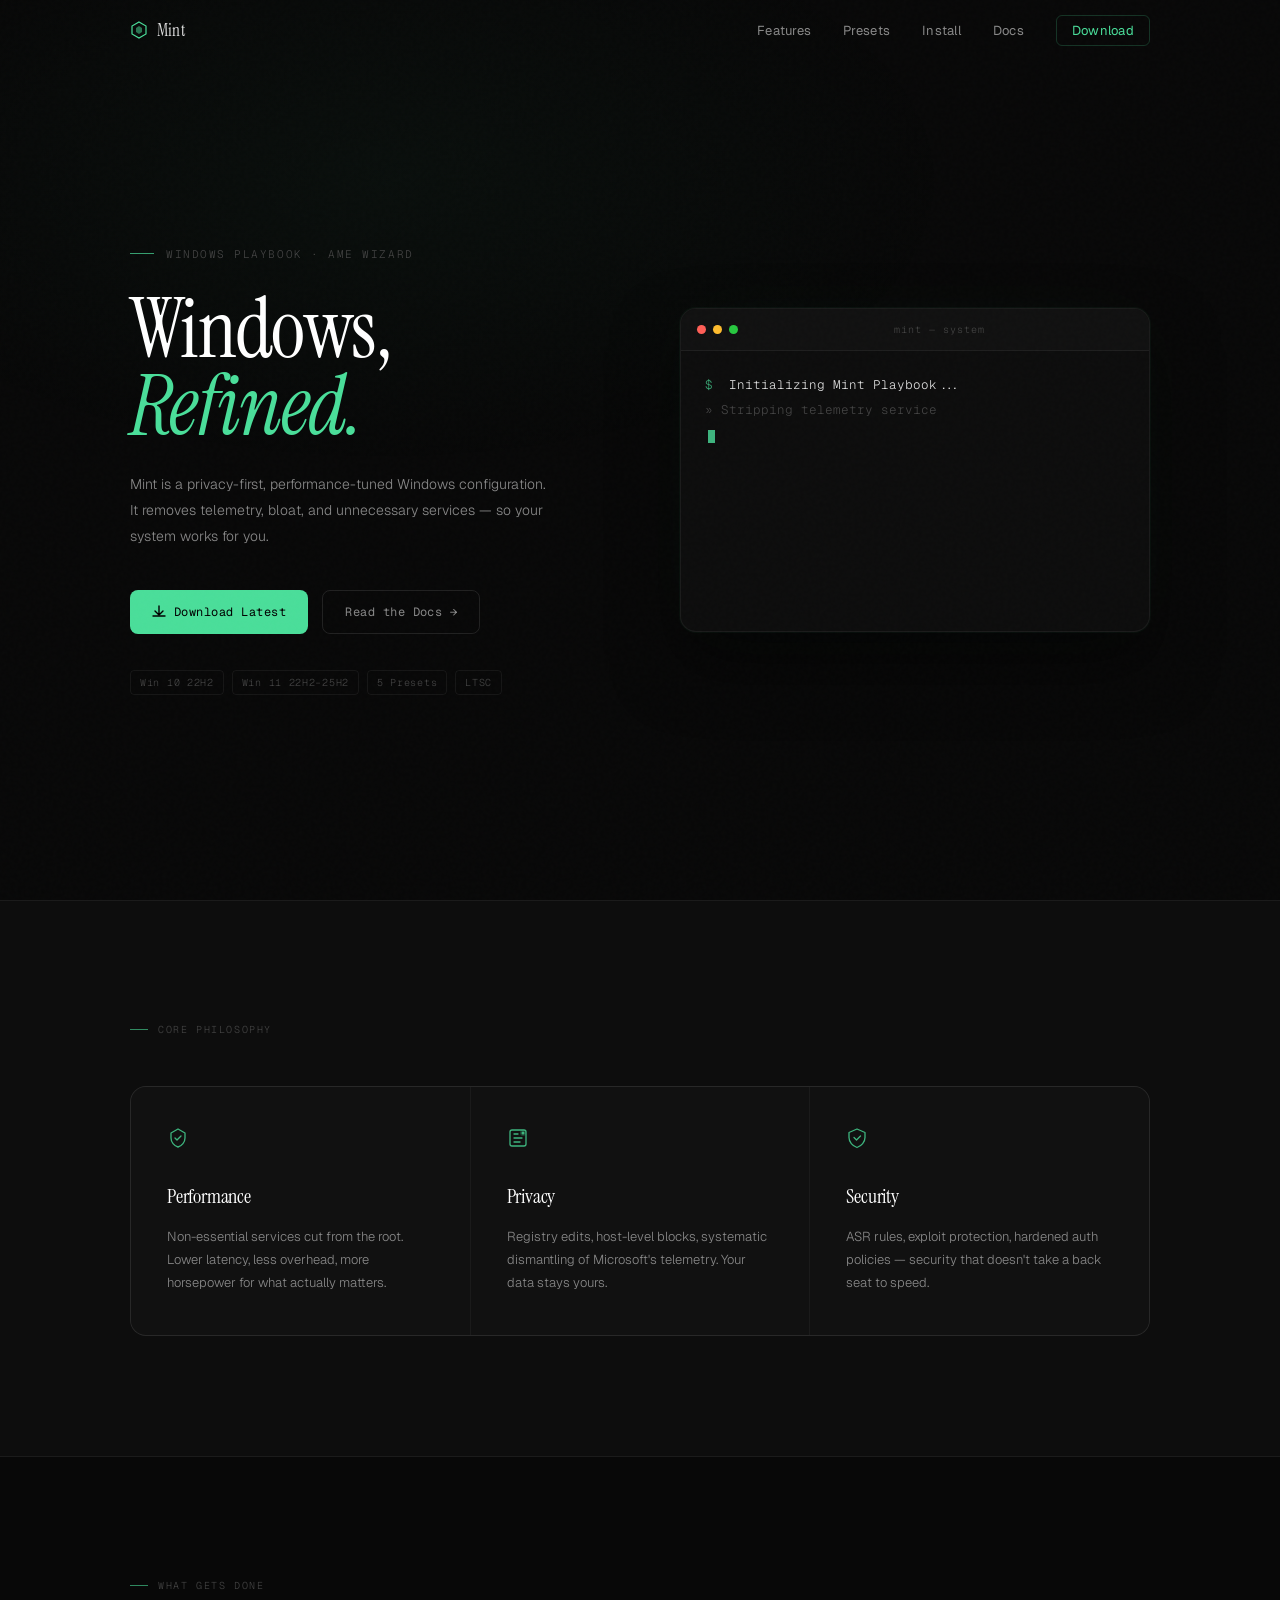
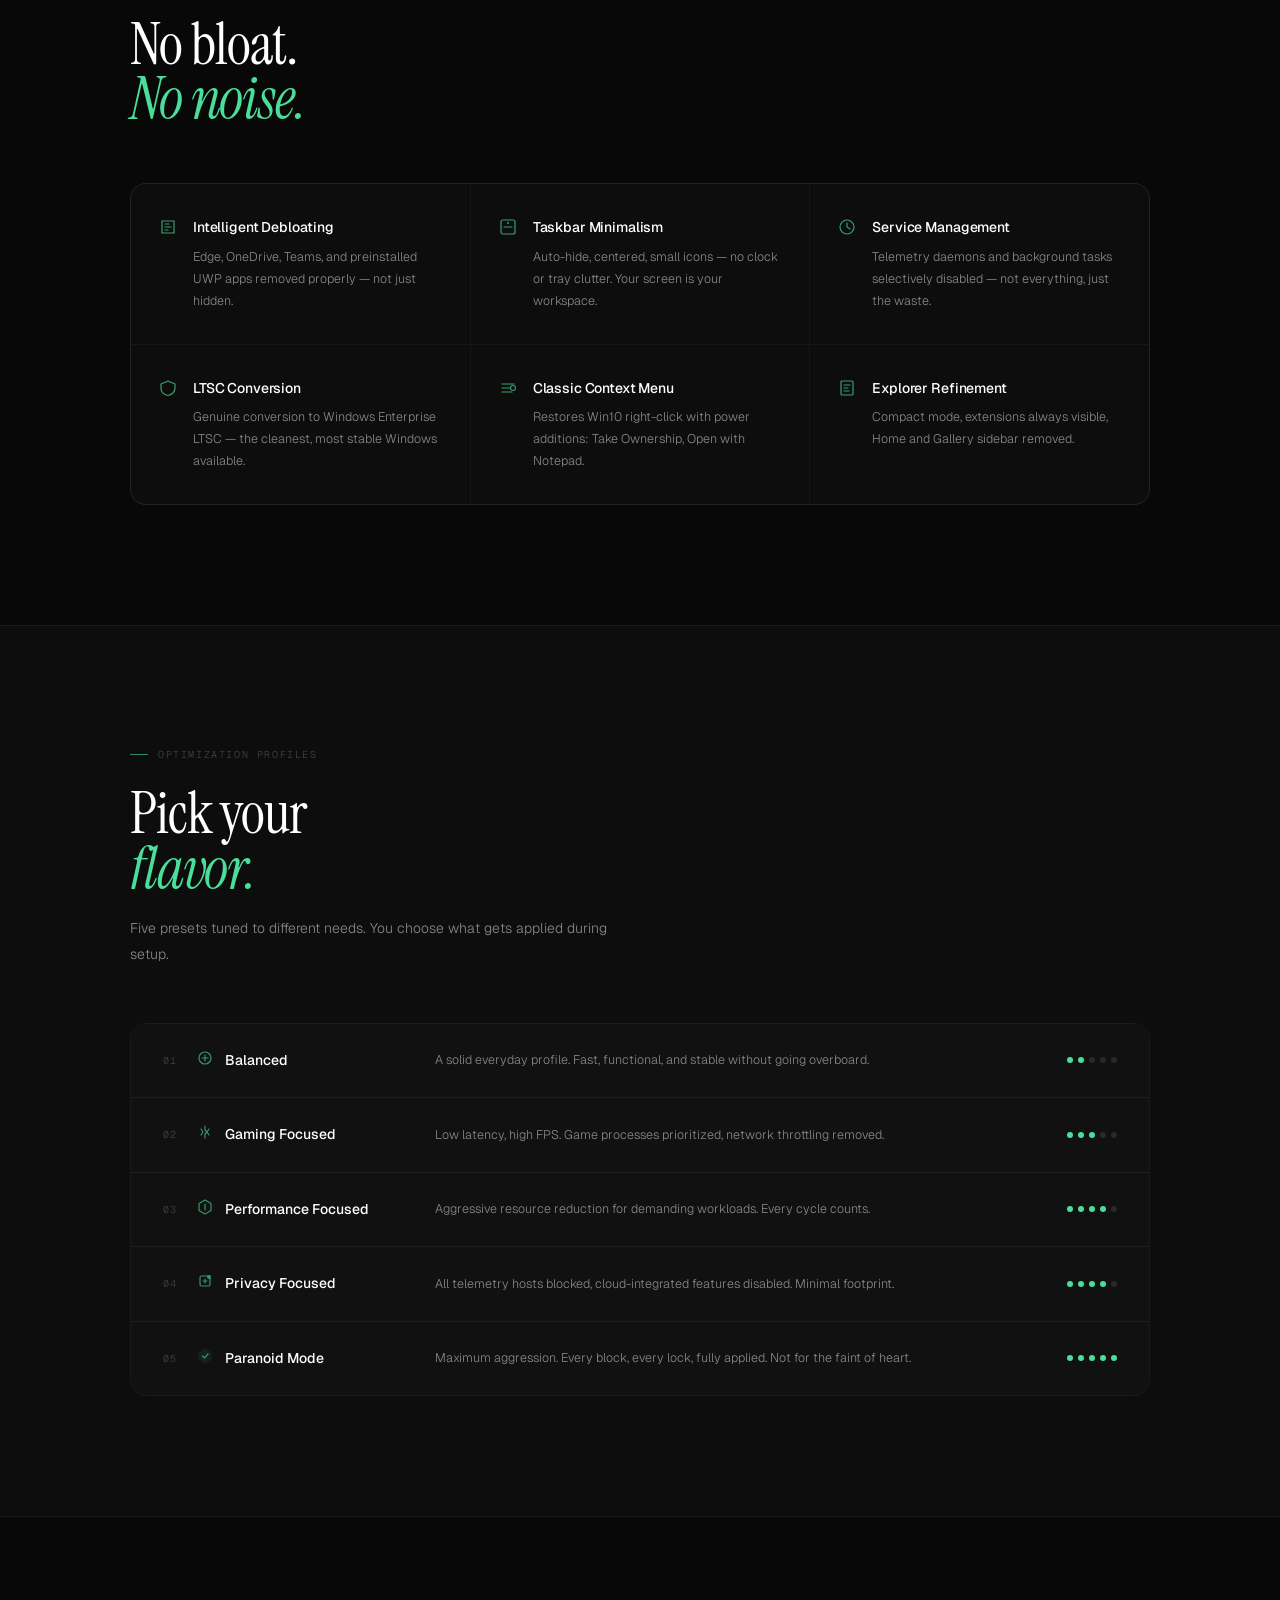
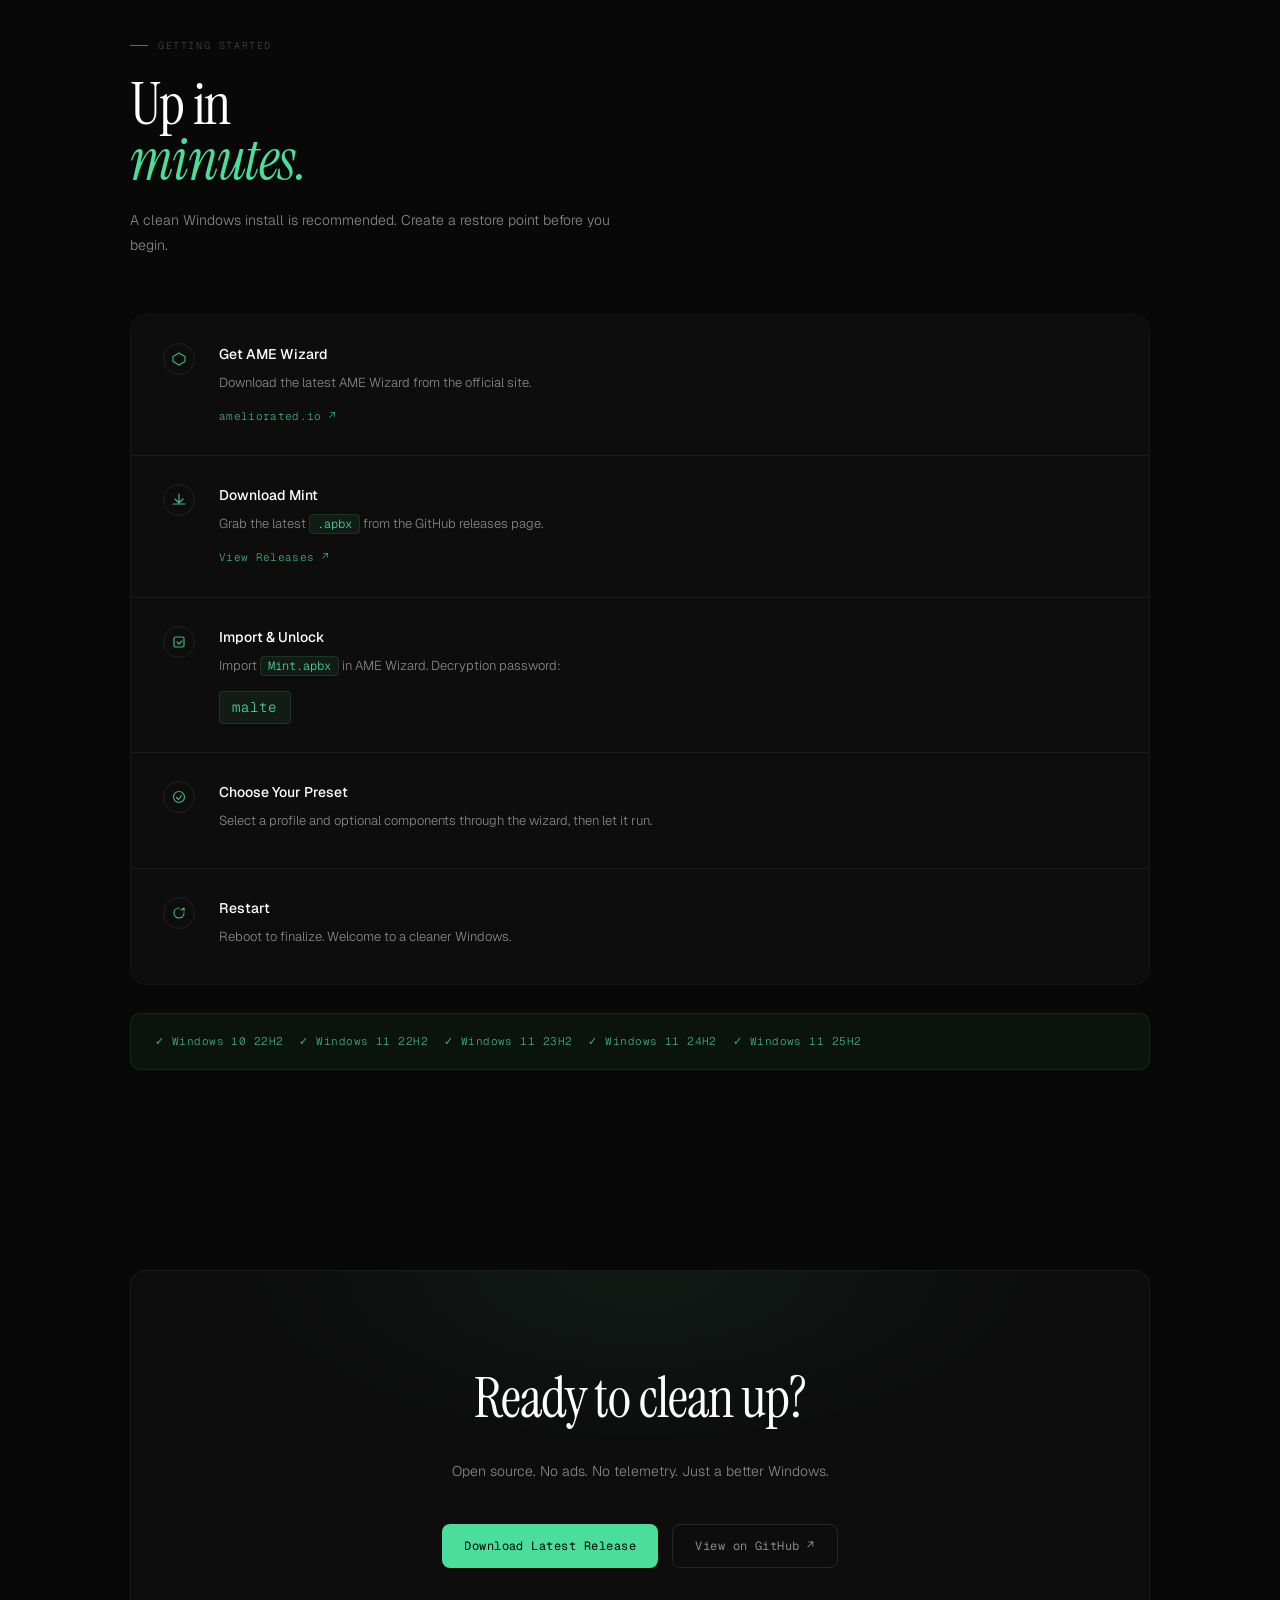
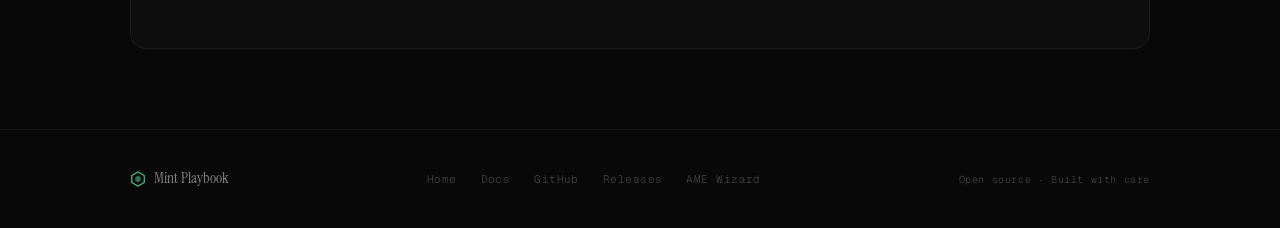
<file: index.html>
<!DOCTYPE html>
<html lang="en">
<head>
  <meta charset="UTF-8" />
  <meta name="viewport" content="width=device-width, initial-scale=1.0" />
  <title>Mint Playbook — Windows, Refined.</title>
  <link rel="stylesheet" href="style.css" />
  <link rel="preconnect" href="https://fonts.googleapis.com" />
  <link rel="preconnect" href="https://fonts.gstatic.com" crossorigin />
  <link href="https://fonts.googleapis.com/css2?family=Instrument+Serif:ital@0;1&family=Geist+Mono:wght@300;400;500&family=Geist:wght@300;400;500&display=swap" rel="stylesheet" />
</head>
<body>

  <div class="noise"></div>

  <!-- ── NAV ── -->
  <nav id="nav">
    <div class="nav-inner">
      <a href="#" class="nav-logo">
        <svg class="logo-icon" width="18" height="18" viewBox="0 0 18 18" fill="none" xmlns="http://www.w3.org/2000/svg">
          <path d="M9 1L16 5V13L9 17L2 13V5L9 1Z" stroke="currentColor" stroke-width="1.2" fill="none"/>
          <path d="M9 5L12 7V11L9 13L6 11V7L9 5Z" fill="currentColor" opacity="0.5"/>
        </svg>
        <span>Mint</span>
      </a>
      <ul class="nav-links">
        <li><a href="#features">Features</a></li>
        <li><a href="#presets">Presets</a></li>
        <li><a href="#install">Install</a></li>
        <li><a href="docs.html">Docs</a></li>
        <li><a href="https://github.com/Mint-D8/Mint-Playbook/releases" target="_blank" class="nav-cta">Download</a></li>
      </ul>
      <button class="burger" id="burger" aria-label="Toggle menu">
        <span></span><span></span><span></span>
      </button>
    </div>
    <div class="mobile-menu" id="mobile-menu">
      <a href="#features">Features</a>
      <a href="#presets">Presets</a>
      <a href="#install">Install</a>
      <a href="docs.html">Docs</a>
      <a href="https://github.com/Mint-D8/Mint-Playbook/releases" target="_blank">Download</a>
    </div>
  </nav>

  <!-- ── HERO ── -->
  <header class="hero">
    <div class="hero-ambient"></div>
    <div class="hero-content">
      <p class="hero-eyebrow fade-up" data-delay="0">
        <span class="eyebrow-line"></span>
        Windows Playbook · AME Wizard
      </p>
      <h1 class="hero-title fade-up" data-delay="100">
        Windows,<br /><em>Refined.</em>
      </h1>
      <p class="hero-sub fade-up" data-delay="200">
        Mint is a privacy-first, performance-tuned Windows configuration. It removes telemetry, bloat, and unnecessary services — so your system works for you.
      </p>
      <div class="hero-actions fade-up" data-delay="300">
        <a href="https://github.com/Mint-D8/Mint-Playbook/releases" target="_blank" class="btn btn-primary">
          <svg width="14" height="14" viewBox="0 0 14 14" fill="none"><path d="M7 1v8M3 6l4 4 4-4" stroke="currentColor" stroke-width="1.4" stroke-linecap="round" stroke-linejoin="round"/><path d="M1 11h12" stroke="currentColor" stroke-width="1.4" stroke-linecap="round"/></svg>
          Download Latest
        </a>
        <a href="docs.html" class="btn btn-ghost">Read the Docs →</a>
      </div>
      <div class="hero-meta fade-up" data-delay="400">
        <span class="badge">Win 10 22H2</span>
        <span class="badge">Win 11 22H2–25H2</span>
        <span class="badge">5 Presets</span>
        <span class="badge">LTSC</span>
      </div>
    </div>
    <div class="hero-visual fade-up" data-delay="200">
      <div class="terminal">
        <div class="terminal-bar">
          <span class="dot red"></span>
          <span class="dot yellow"></span>
          <span class="dot green"></span>
          <span class="terminal-title">mint — system</span>
        </div>
        <div class="terminal-body" id="terminal-body">
          <p><span class="t-prompt">$</span> <span class="t-cmd">Initializing Mint Playbook...</span></p>
        </div>
      </div>
    </div>
  </header>

  <!-- ── PILLARS ── -->
  <section class="pillars">
    <div class="container">
      <div class="section-label">Core Philosophy</div>
      <div class="pillars-grid">

        <div class="pillar-card scroll-reveal">
          <div class="pillar-icon">
            <svg width="22" height="22" viewBox="0 0 22 22" fill="none" xmlns="http://www.w3.org/2000/svg">
              <path d="M11 2L4 6V11C4 15.1 7.1 18.9 11 20C14.9 18.9 18 15.1 18 11V6L11 2Z" stroke="currentColor" stroke-width="1.3" stroke-linejoin="round"/>
              <path d="M8 11L10 13L14 9" stroke="currentColor" stroke-width="1.3" stroke-linecap="round" stroke-linejoin="round"/>
            </svg>
          </div>
          <h3>Performance</h3>
          <p>Non-essential services cut from the root. Lower latency, less overhead, more horsepower for what actually matters.</p>
        </div>

        <div class="pillar-card scroll-reveal" style="--delay:80ms">
          <div class="pillar-icon">
            <svg width="22" height="22" viewBox="0 0 22 22" fill="none" xmlns="http://www.w3.org/2000/svg">
              <rect x="3" y="3" width="16" height="16" rx="2" stroke="currentColor" stroke-width="1.3"/>
              <path d="M7 11H15M7 7H11M7 15H13" stroke="currentColor" stroke-width="1.3" stroke-linecap="round"/>
              <circle cx="16" cy="6" r="3" fill="var(--mint)" opacity="0.3"/>
              <circle cx="16" cy="6" r="1.5" fill="var(--mint)"/>
            </svg>
          </div>
          <h3>Privacy</h3>
          <p>Registry edits, host-level blocks, systematic dismantling of Microsoft's telemetry. Your data stays yours.</p>
        </div>

        <div class="pillar-card scroll-reveal" style="--delay:160ms">
          <div class="pillar-icon">
            <svg width="22" height="22" viewBox="0 0 22 22" fill="none" xmlns="http://www.w3.org/2000/svg">
              <path d="M11 2L3 5.5V10.5C3 15 6.5 19 11 20.5C15.5 19 19 15 19 10.5V5.5L11 2Z" stroke="currentColor" stroke-width="1.3" stroke-linejoin="round"/>
              <path d="M8 10.5L10.5 13L14.5 9" stroke="currentColor" stroke-width="1.3" stroke-linecap="round" stroke-linejoin="round"/>
            </svg>
          </div>
          <h3>Security</h3>
          <p>ASR rules, exploit protection, hardened auth policies — security that doesn't take a back seat to speed.</p>
        </div>

      </div>
    </div>
  </section>

  <!-- ── FEATURES ── -->
  <section class="features" id="features">
    <div class="container">
      <div class="section-label">What Gets Done</div>
      <h2 class="section-title scroll-reveal">No bloat.<br /><em>No noise.</em></h2>
      <div class="features-grid">

        <div class="feature-item scroll-reveal">
          <div class="feature-icon">
            <svg width="18" height="18" viewBox="0 0 18 18" fill="none"><path d="M3 3h12v12H3z" stroke="currentColor" stroke-width="1.2" rx="1"/><path d="M6 9h6M6 6h4M6 12h3" stroke="currentColor" stroke-width="1.2" stroke-linecap="round"/></svg>
          </div>
          <div class="feature-text">
            <h4>Intelligent Debloating</h4>
            <p>Edge, OneDrive, Teams, and preinstalled UWP apps removed properly — not just hidden.</p>
          </div>
        </div>

        <div class="feature-item scroll-reveal" style="--delay:60ms">
          <div class="feature-icon">
            <svg width="18" height="18" viewBox="0 0 18 18" fill="none"><rect x="2" y="2" width="14" height="14" rx="2" stroke="currentColor" stroke-width="1.2"/><path d="M5 9h8" stroke="currentColor" stroke-width="1.2" stroke-linecap="round"/><circle cx="9" cy="5" r="1" fill="currentColor"/></svg>
          </div>
          <div class="feature-text">
            <h4>Taskbar Minimalism</h4>
            <p>Auto-hide, centered, small icons — no clock or tray clutter. Your screen is your workspace.</p>
          </div>
        </div>

        <div class="feature-item scroll-reveal" style="--delay:120ms">
          <div class="feature-icon">
            <svg width="18" height="18" viewBox="0 0 18 18" fill="none"><circle cx="9" cy="9" r="7" stroke="currentColor" stroke-width="1.2"/><path d="M9 5v4l3 2" stroke="currentColor" stroke-width="1.2" stroke-linecap="round"/></svg>
          </div>
          <div class="feature-text">
            <h4>Service Management</h4>
            <p>Telemetry daemons and background tasks selectively disabled — not everything, just the waste.</p>
          </div>
        </div>

        <div class="feature-item scroll-reveal">
          <div class="feature-icon">
            <svg width="18" height="18" viewBox="0 0 18 18" fill="none"><path d="M9 2L16 5v4c0 4-3 6.5-7 7.5C4 15.5 2 13 2 9V5l7-3z" stroke="currentColor" stroke-width="1.2" stroke-linejoin="round"/></svg>
          </div>
          <div class="feature-text">
            <h4>LTSC Conversion</h4>
            <p>Genuine conversion to Windows Enterprise LTSC — the cleanest, most stable Windows available.</p>
          </div>
        </div>

        <div class="feature-item scroll-reveal" style="--delay:60ms">
          <div class="feature-icon">
            <svg width="18" height="18" viewBox="0 0 18 18" fill="none"><path d="M3 5h12M3 9h8M3 13h10" stroke="currentColor" stroke-width="1.2" stroke-linecap="round"/><circle cx="14" cy="9" r="2.5" stroke="currentColor" stroke-width="1.1"/></svg>
          </div>
          <div class="feature-text">
            <h4>Classic Context Menu</h4>
            <p>Restores Win10 right-click with power additions: Take Ownership, Open with Notepad.</p>
          </div>
        </div>

        <div class="feature-item scroll-reveal" style="--delay:120ms">
          <div class="feature-icon">
            <svg width="18" height="18" viewBox="0 0 18 18" fill="none"><path d="M4 2h10a1 1 0 011 1v12a1 1 0 01-1 1H4a1 1 0 01-1-1V3a1 1 0 011-1z" stroke="currentColor" stroke-width="1.2"/><path d="M6 6h6M6 9h4M6 12h5" stroke="currentColor" stroke-width="1.2" stroke-linecap="round"/></svg>
          </div>
          <div class="feature-text">
            <h4>Explorer Refinement</h4>
            <p>Compact mode, extensions always visible, Home and Gallery sidebar removed.</p>
          </div>
        </div>

      </div>
    </div>
  </section>

  <!-- ── PRESETS ── -->
  <section class="presets" id="presets">
    <div class="container">
      <div class="section-label">Optimization Profiles</div>
      <h2 class="section-title scroll-reveal">Pick your<br /><em>flavor.</em></h2>
      <p class="section-sub scroll-reveal">Five presets tuned to different needs. You choose what gets applied during setup.</p>
      <div class="presets-list">

        <div class="preset-row scroll-reveal">
          <div class="preset-left">
            <span class="preset-tag">01</span>
            <div class="preset-icon">
              <svg width="16" height="16" viewBox="0 0 16 16" fill="none"><circle cx="8" cy="8" r="6" stroke="currentColor" stroke-width="1.2"/><path d="M5 8h6M8 5v6" stroke="currentColor" stroke-width="1.2" stroke-linecap="round"/></svg>
            </div>
            <h3>Balanced</h3>
          </div>
          <p>A solid everyday profile. Fast, functional, and stable without going overboard.</p>
          <div class="preset-meter" data-level="2"></div>
        </div>

        <div class="preset-row scroll-reveal" style="--delay:50ms">
          <div class="preset-left">
            <span class="preset-tag">02</span>
            <div class="preset-icon">
              <svg width="16" height="16" viewBox="0 0 16 16" fill="none"><path d="M8 2v4l2 2-2 2v4" stroke="currentColor" stroke-width="1.2" stroke-linecap="round"/><path d="M4 5l2 3-2 3M12 5l-2 3 2 3" stroke="currentColor" stroke-width="1.2" stroke-linecap="round" stroke-linejoin="round"/></svg>
            </div>
            <h3>Gaming Focused</h3>
          </div>
          <p>Low latency, high FPS. Game processes prioritized, network throttling removed.</p>
          <div class="preset-meter" data-level="3"></div>
        </div>

        <div class="preset-row scroll-reveal" style="--delay:100ms">
          <div class="preset-left">
            <span class="preset-tag">03</span>
            <div class="preset-icon">
              <svg width="16" height="16" viewBox="0 0 16 16" fill="none"><path d="M8 1L14 4.5v7L8 15 2 11.5v-7L8 1Z" stroke="currentColor" stroke-width="1.2" stroke-linejoin="round"/><path d="M8 5v6" stroke="currentColor" stroke-width="1.2" stroke-linecap="round"/></svg>
            </div>
            <h3>Performance Focused</h3>
          </div>
          <p>Aggressive resource reduction for demanding workloads. Every cycle counts.</p>
          <div class="preset-meter" data-level="4"></div>
        </div>

        <div class="preset-row scroll-reveal" style="--delay:150ms">
          <div class="preset-left">
            <span class="preset-tag">04</span>
            <div class="preset-icon">
              <svg width="16" height="16" viewBox="0 0 16 16" fill="none"><rect x="3" y="3" width="10" height="10" rx="1.5" stroke="currentColor" stroke-width="1.2"/><path d="M6 8h4M8 6v4" stroke="currentColor" stroke-width="1.2" stroke-linecap="round"/><circle cx="12" cy="4" r="2" fill="var(--mint)"/></svg>
            </div>
            <h3>Privacy Focused</h3>
          </div>
          <p>All telemetry hosts blocked, cloud-integrated features disabled. Minimal footprint.</p>
          <div class="preset-meter" data-level="4"></div>
        </div>

        <div class="preset-row scroll-reveal" style="--delay:200ms">
          <div class="preset-left">
            <span class="preset-tag">05</span>
            <div class="preset-icon">
              <svg width="16" height="16" viewBox="0 0 16 16" fill="none"><path d="M8 1L14 4.5v7L8 15 2 11.5v-7L8 1Z" stroke="currentColor" stroke-width="1.2" stroke-linejoin="round" fill="var(--mint)" opacity="0.12"/><path d="M5.5 8l2 2L11 6" stroke="currentColor" stroke-width="1.2" stroke-linecap="round" stroke-linejoin="round"/></svg>
            </div>
            <h3>Paranoid Mode</h3>
          </div>
          <p>Maximum aggression. Every block, every lock, fully applied. Not for the faint of heart.</p>
          <div class="preset-meter" data-level="5"></div>
        </div>

      </div>
    </div>
  </section>

  <!-- ── INSTALL ── -->
  <section class="install" id="install">
    <div class="container">
      <div class="section-label">Getting Started</div>
      <h2 class="section-title scroll-reveal">Up in<br /><em>minutes.</em></h2>
      <p class="section-sub scroll-reveal">A clean Windows install is recommended. Create a restore point before you begin.</p>
      <div class="steps">

        <div class="step scroll-reveal">
          <div class="step-num">
            <svg width="14" height="14" viewBox="0 0 14 14" fill="none"><path d="M7 1L13 4.5V9.5L7 13 1 9.5V4.5L7 1Z" stroke="currentColor" stroke-width="1.1" stroke-linejoin="round"/></svg>
          </div>
          <div class="step-body">
            <h4>Get AME Wizard</h4>
            <p>Download the latest AME Wizard from the official site.</p>
            <a href="https://ameliorated.io" target="_blank" class="step-link">ameliorated.io ↗</a>
          </div>
        </div>

        <div class="step scroll-reveal" style="--delay:60ms">
          <div class="step-num">
            <svg width="14" height="14" viewBox="0 0 14 14" fill="none"><path d="M7 1v8M3 6l4 4 4-4" stroke="currentColor" stroke-width="1.2" stroke-linecap="round" stroke-linejoin="round"/><path d="M1 11h12" stroke="currentColor" stroke-width="1.2" stroke-linecap="round"/></svg>
          </div>
          <div class="step-body">
            <h4>Download Mint</h4>
            <p>Grab the latest <code>.apbx</code> from the GitHub releases page.</p>
            <a href="https://github.com/Mint-D8/Mint-Playbook/releases" target="_blank" class="step-link">View Releases ↗</a>
          </div>
        </div>

        <div class="step scroll-reveal" style="--delay:120ms">
          <div class="step-num">
            <svg width="14" height="14" viewBox="0 0 14 14" fill="none"><rect x="2" y="2" width="10" height="10" rx="1.5" stroke="currentColor" stroke-width="1.2"/><path d="M5 7l2 2 3-3" stroke="currentColor" stroke-width="1.2" stroke-linecap="round" stroke-linejoin="round"/></svg>
          </div>
          <div class="step-body">
            <h4>Import & Unlock</h4>
            <p>Import <code>Mint.apbx</code> in AME Wizard. Decryption password:</p>
            <code class="inline-code">malte</code>
          </div>
        </div>

        <div class="step scroll-reveal" style="--delay:180ms">
          <div class="step-num">
            <svg width="14" height="14" viewBox="0 0 14 14" fill="none"><circle cx="7" cy="7" r="5.5" stroke="currentColor" stroke-width="1.2"/><path d="M4.5 7.5L6.5 9.5L9.5 5.5" stroke="currentColor" stroke-width="1.2" stroke-linecap="round" stroke-linejoin="round"/></svg>
          </div>
          <div class="step-body">
            <h4>Choose Your Preset</h4>
            <p>Select a profile and optional components through the wizard, then let it run.</p>
          </div>
        </div>

        <div class="step scroll-reveal" style="--delay:240ms">
          <div class="step-num">
            <svg width="14" height="14" viewBox="0 0 14 14" fill="none"><path d="M7 2C4.2 2 2 4.2 2 7s2.2 5 5 5 5-2.2 5-5" stroke="currentColor" stroke-width="1.2" stroke-linecap="round"/><path d="M9 4l3-2v3" stroke="currentColor" stroke-width="1.2" stroke-linecap="round" stroke-linejoin="round"/></svg>
          </div>
          <div class="step-body">
            <h4>Restart</h4>
            <p>Reboot to finalize. Welcome to a cleaner Windows.</p>
          </div>
        </div>

      </div>
      <div class="compat-note scroll-reveal">
        <span>✓ Windows 10 22H2</span>
        <span>✓ Windows 11 22H2</span>
        <span>✓ Windows 11 23H2</span>
        <span>✓ Windows 11 24H2</span>
        <span>✓ Windows 11 25H2</span>
      </div>
    </div>
  </section>

  <!-- ── CTA ── -->
  <section class="cta-section">
    <div class="container">
      <div class="cta-box scroll-reveal">
        <h2>Ready to clean up?</h2>
        <p>Open source. No ads. No telemetry. Just a better Windows.</p>
        <div class="cta-actions">
          <a href="https://github.com/Mint-D8/Mint-Playbook/releases" target="_blank" class="btn btn-primary">Download Latest Release</a>
          <a href="https://github.com/Mint-D8/Mint-Playbook" target="_blank" class="btn btn-ghost">View on GitHub ↗</a>
        </div>
      </div>
    </div>
  </section>

  <!-- ── FOOTER ── -->
  <footer>
    <div class="container footer-inner">
      <div class="footer-logo">
        <svg class="logo-icon" width="16" height="16" viewBox="0 0 18 18" fill="none"><path d="M9 1L16 5V13L9 17L2 13V5L9 1Z" stroke="currentColor" stroke-width="1.2" fill="none"/><path d="M9 5L12 7V11L9 13L6 11V7L9 5Z" fill="currentColor" opacity="0.5"/></svg>
        <span>Mint Playbook</span>
      </div>
      <nav class="footer-links">
        <a href="https://mint-d8.github.io/Mint-Playbook/" target="_blank">Home</a>
        <a href="docs.html">Docs</a>
        <a href="https://github.com/Mint-D8/Mint-Playbook" target="_blank">GitHub</a>
        <a href="https://github.com/Mint-D8/Mint-Playbook/releases" target="_blank">Releases</a>
        <a href="https://ameliorated.io" target="_blank">AME Wizard</a>
      </nav>
      <p class="footer-copy">Open source · Built with care</p>
    </div>
  </footer>

  <script src="script.js"></script>
</body>
</html>
</file>
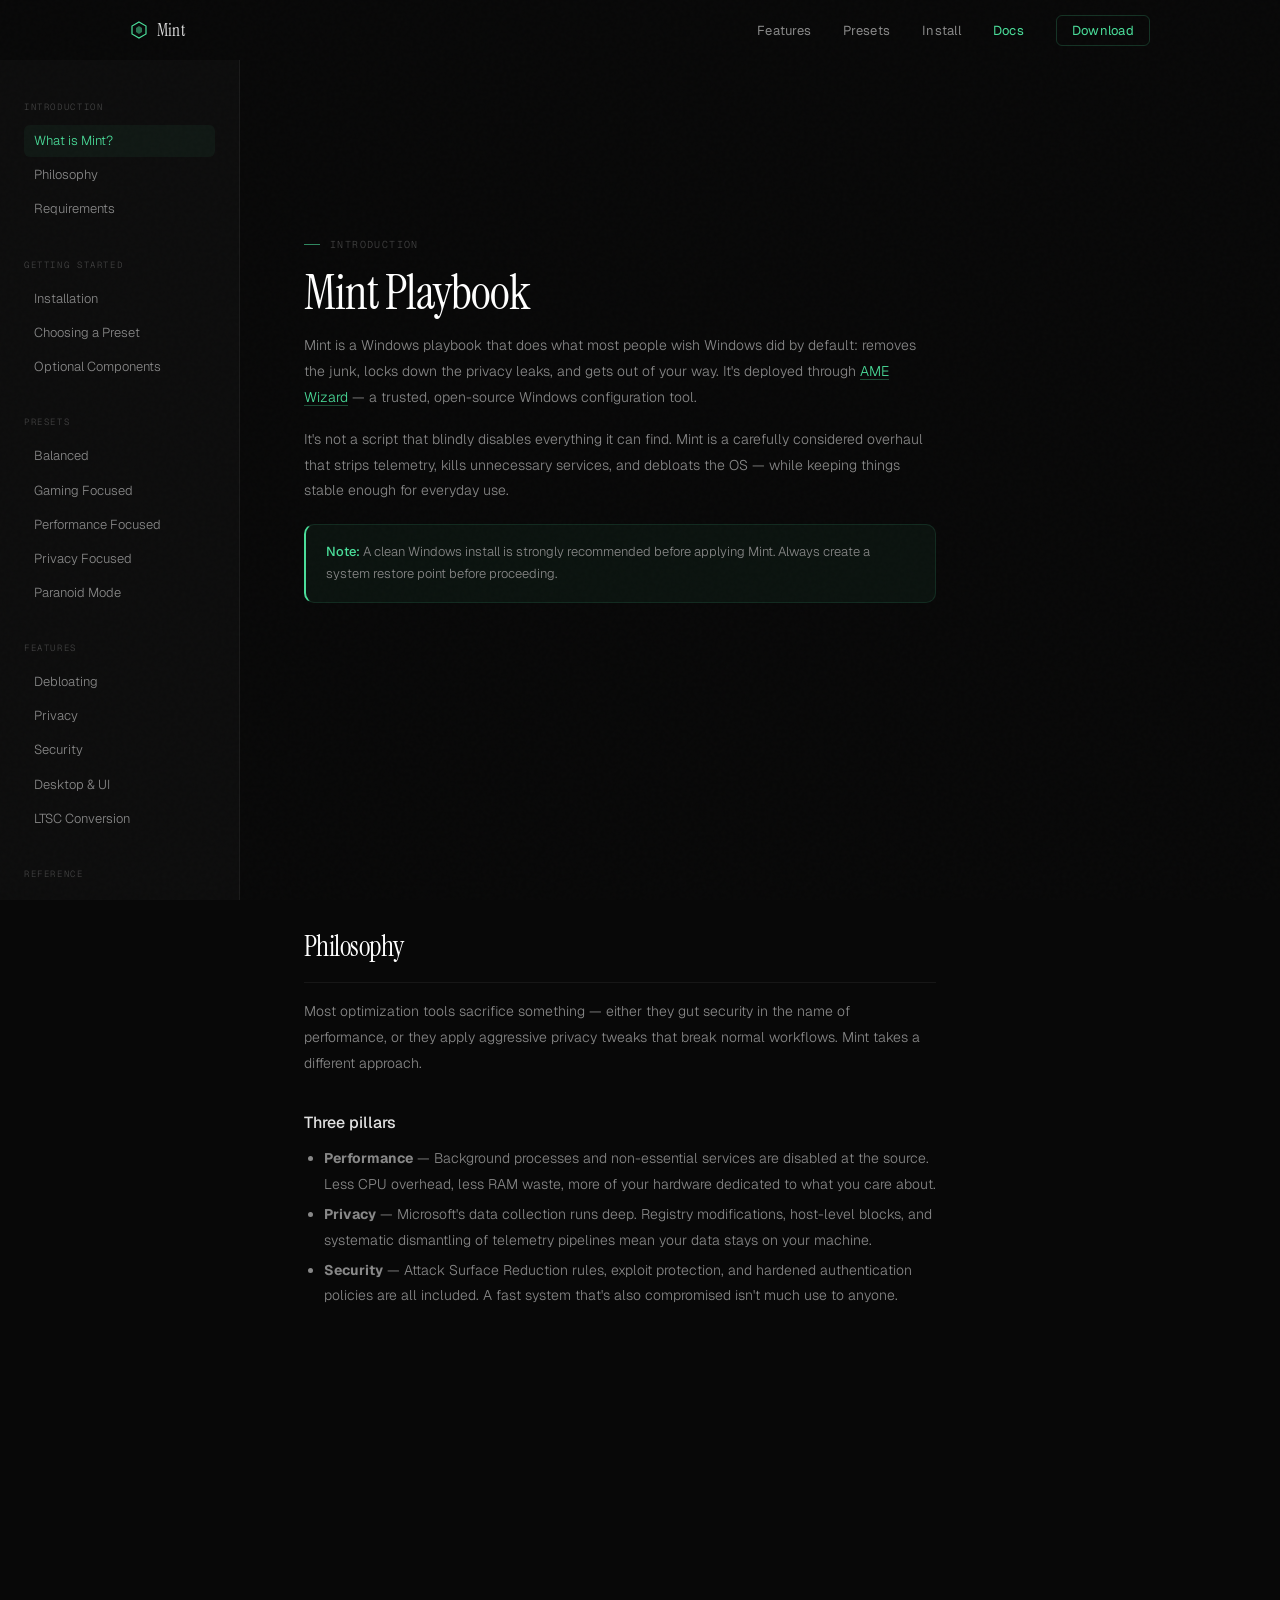
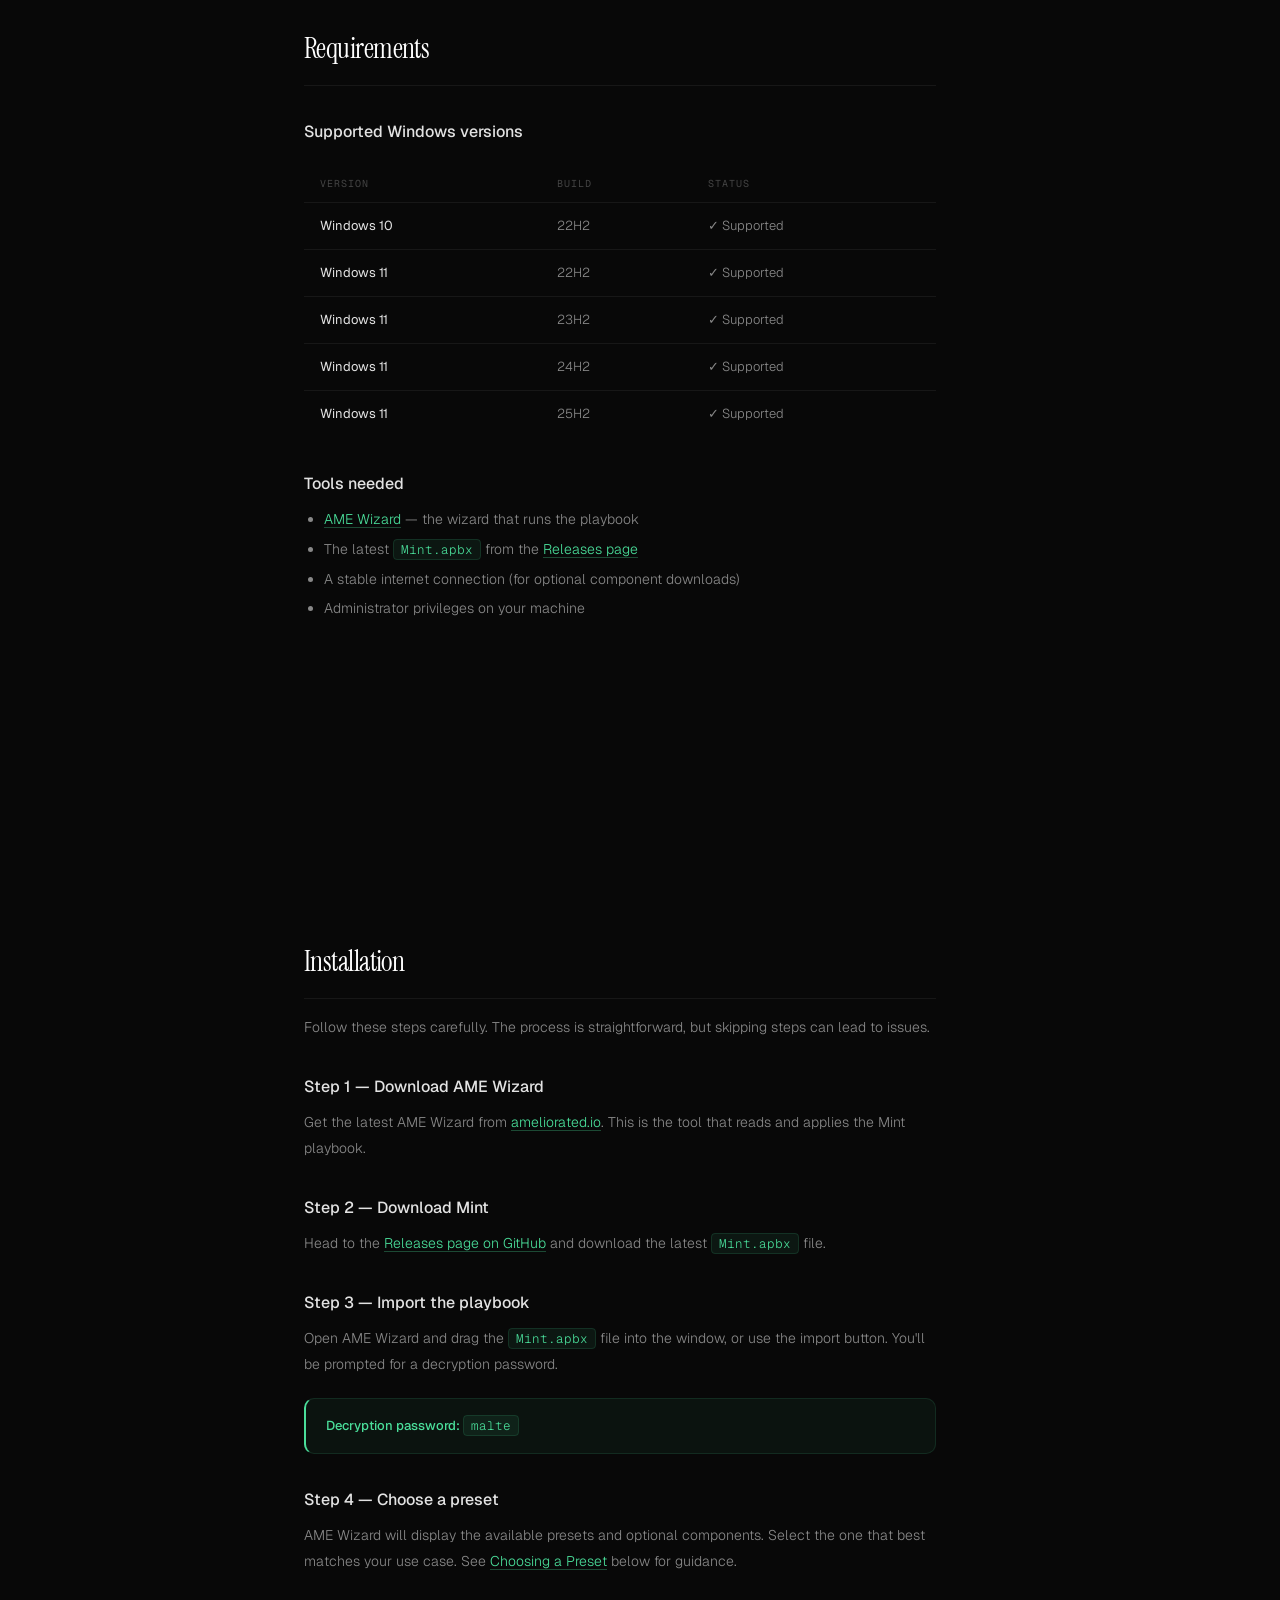
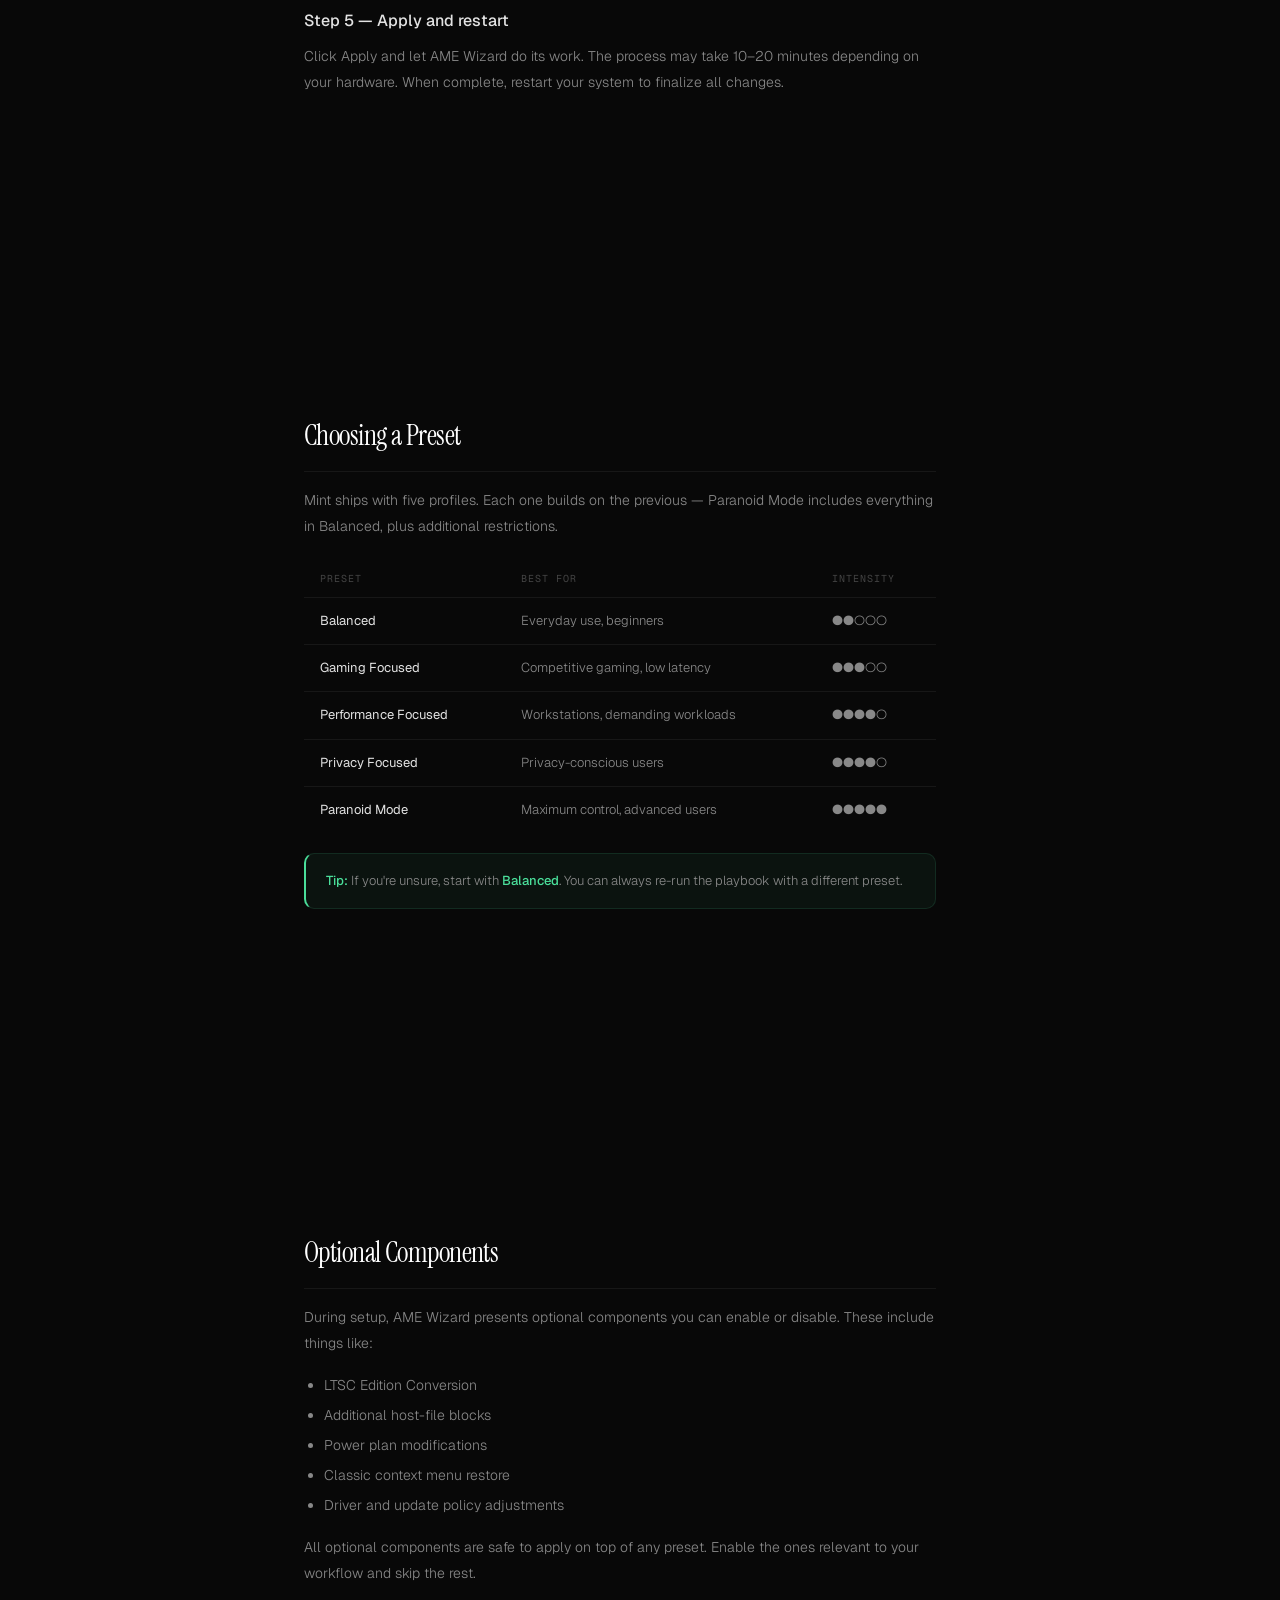
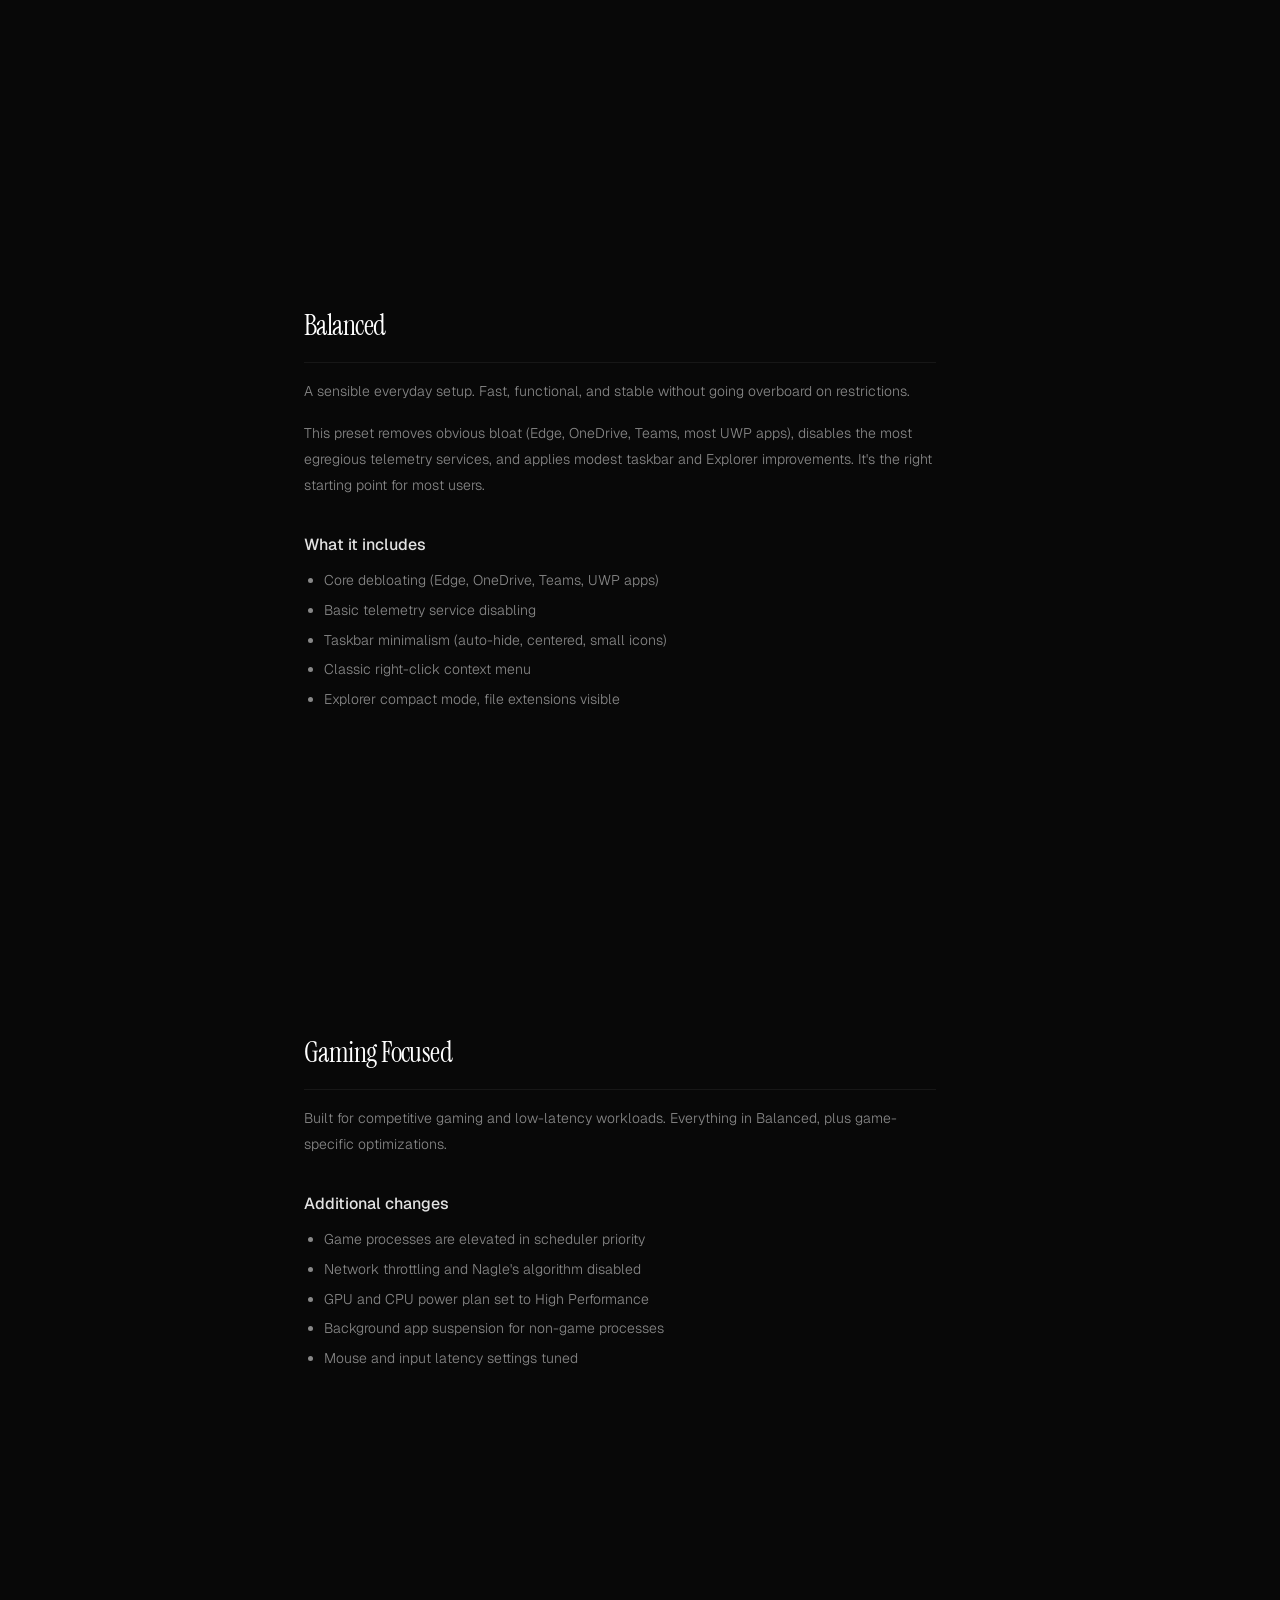
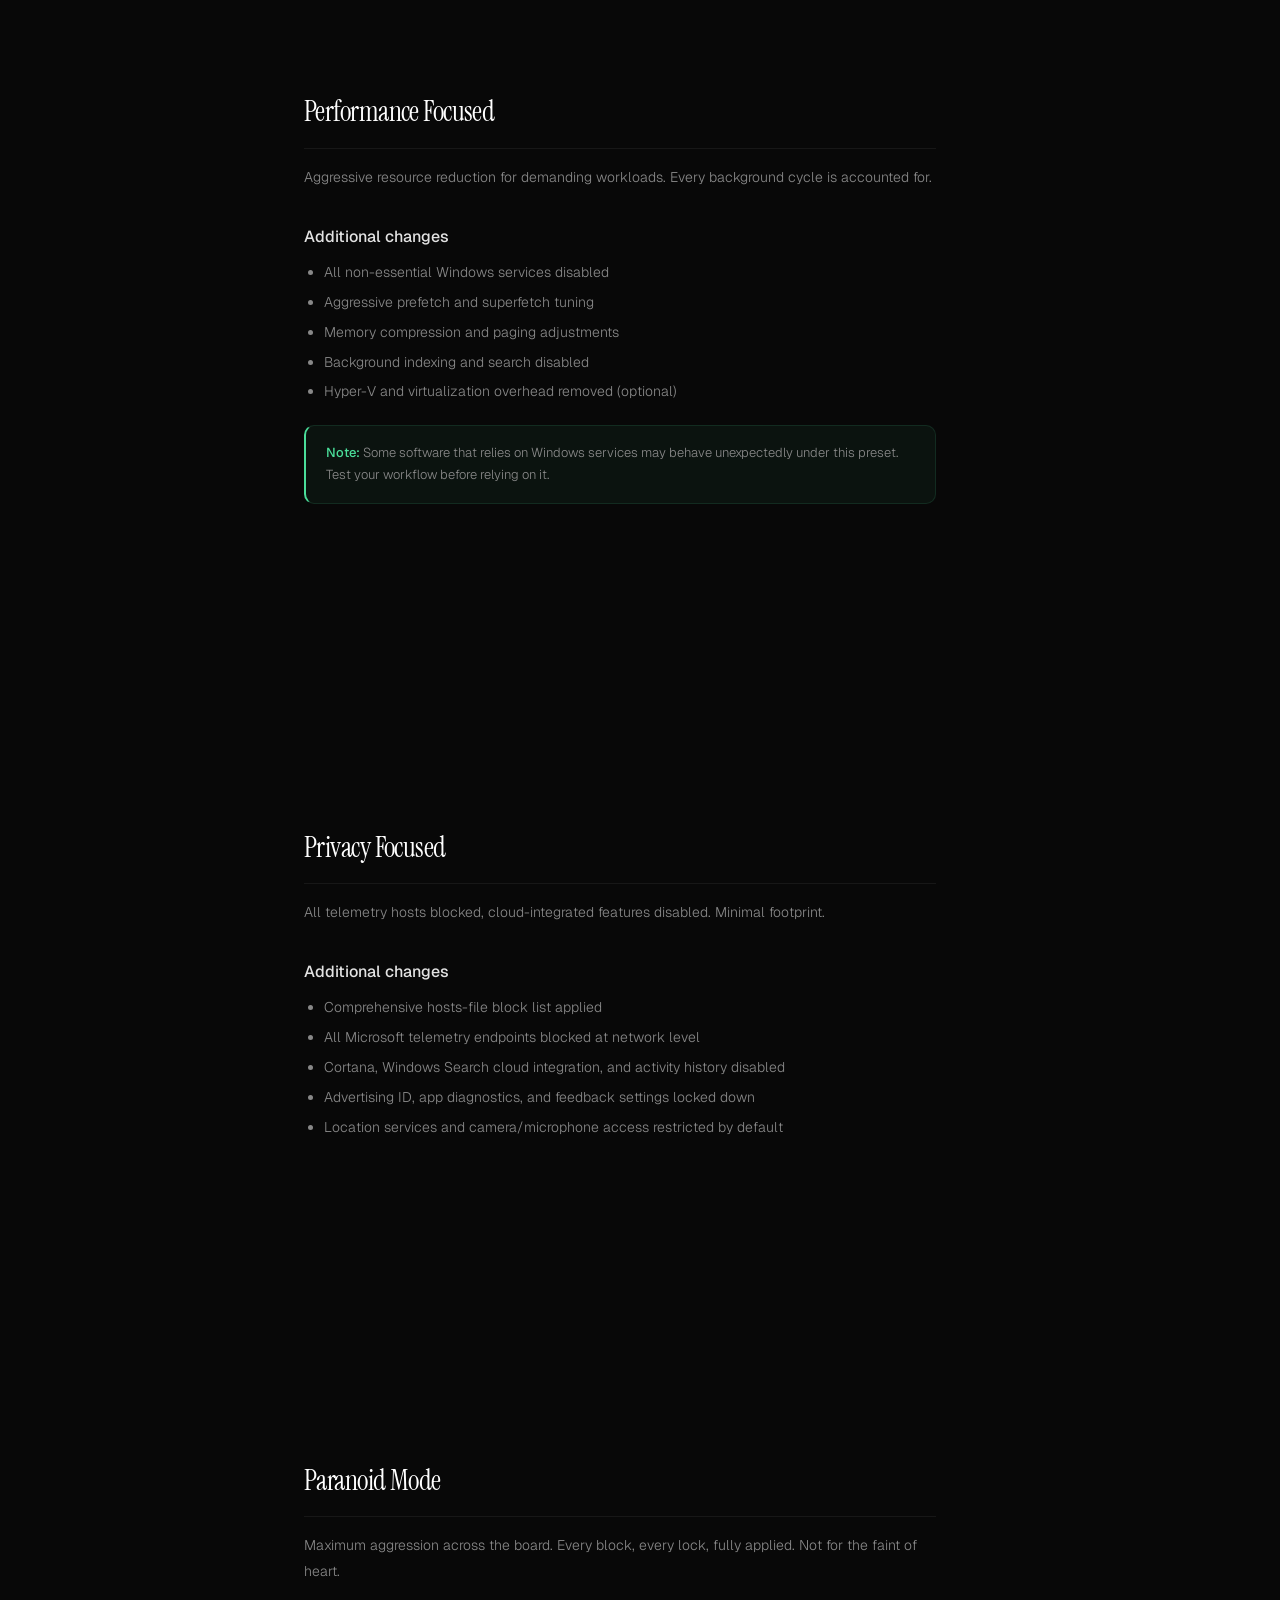
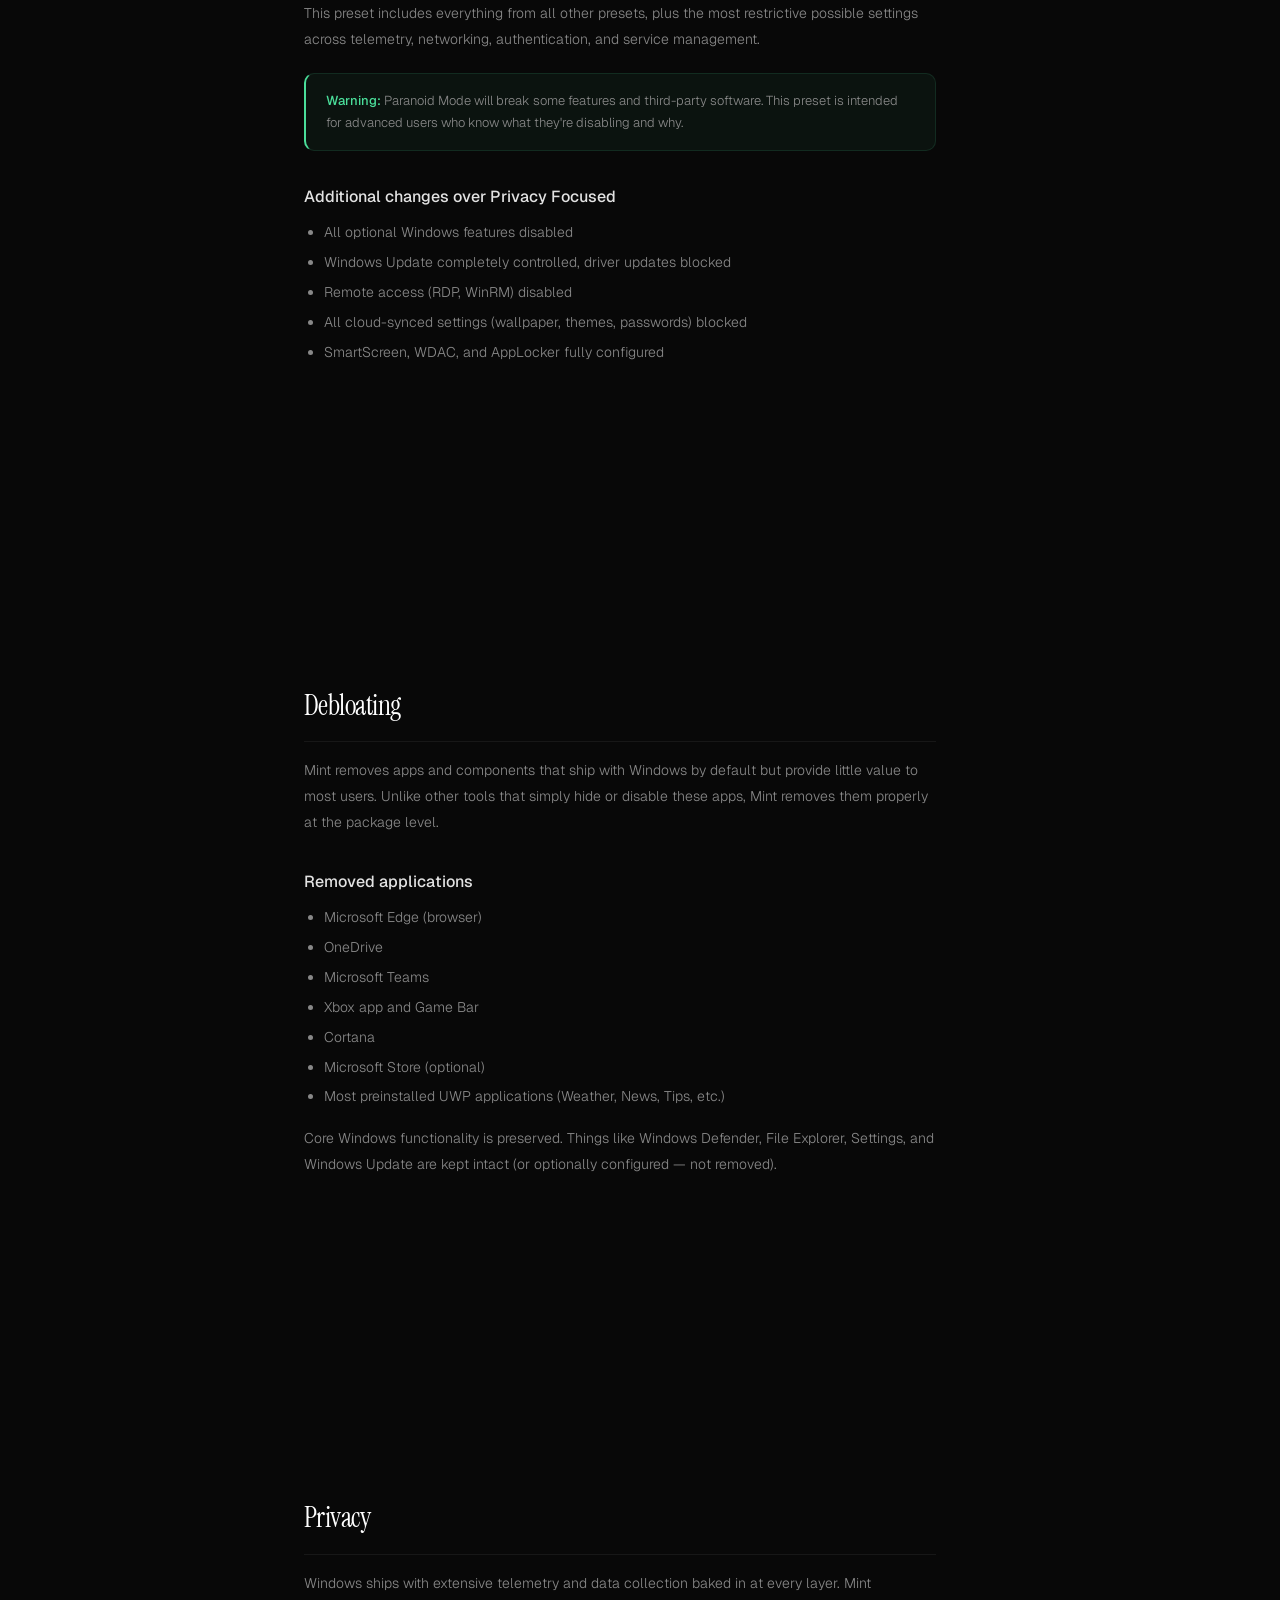
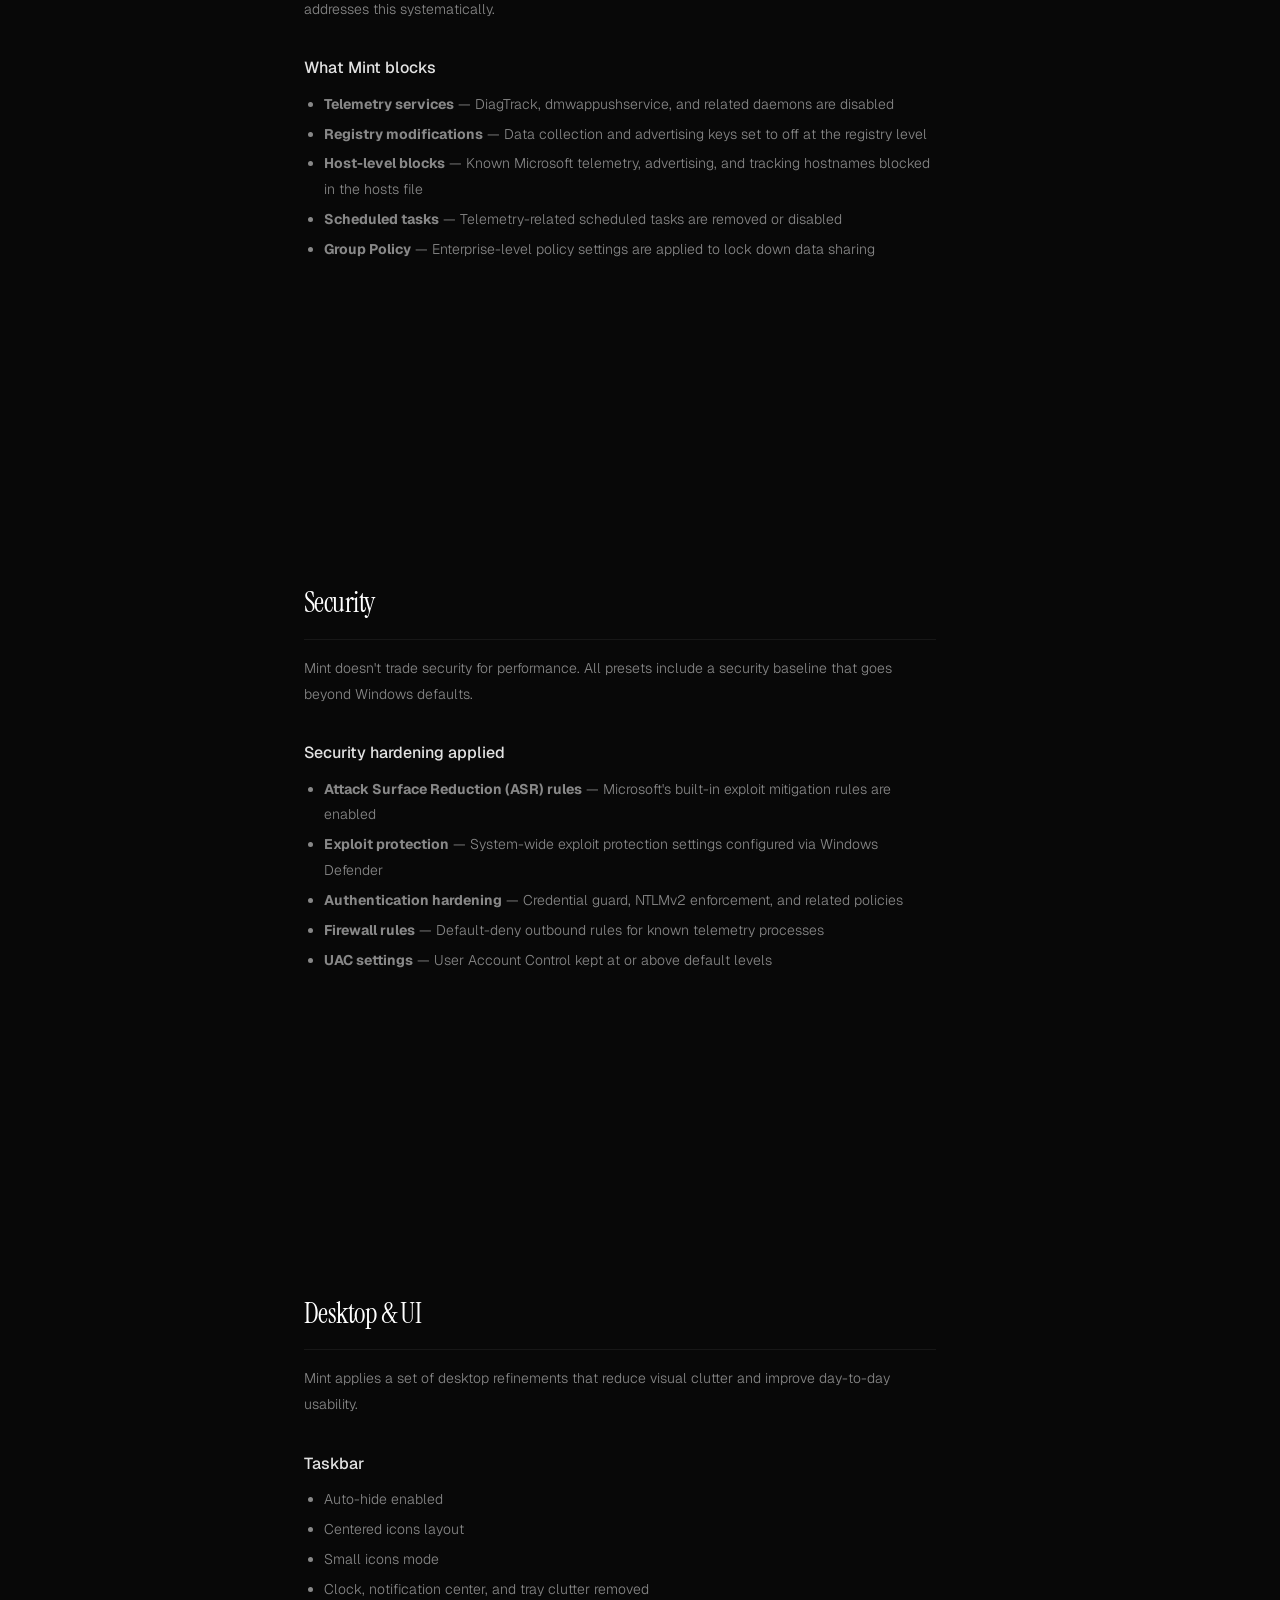
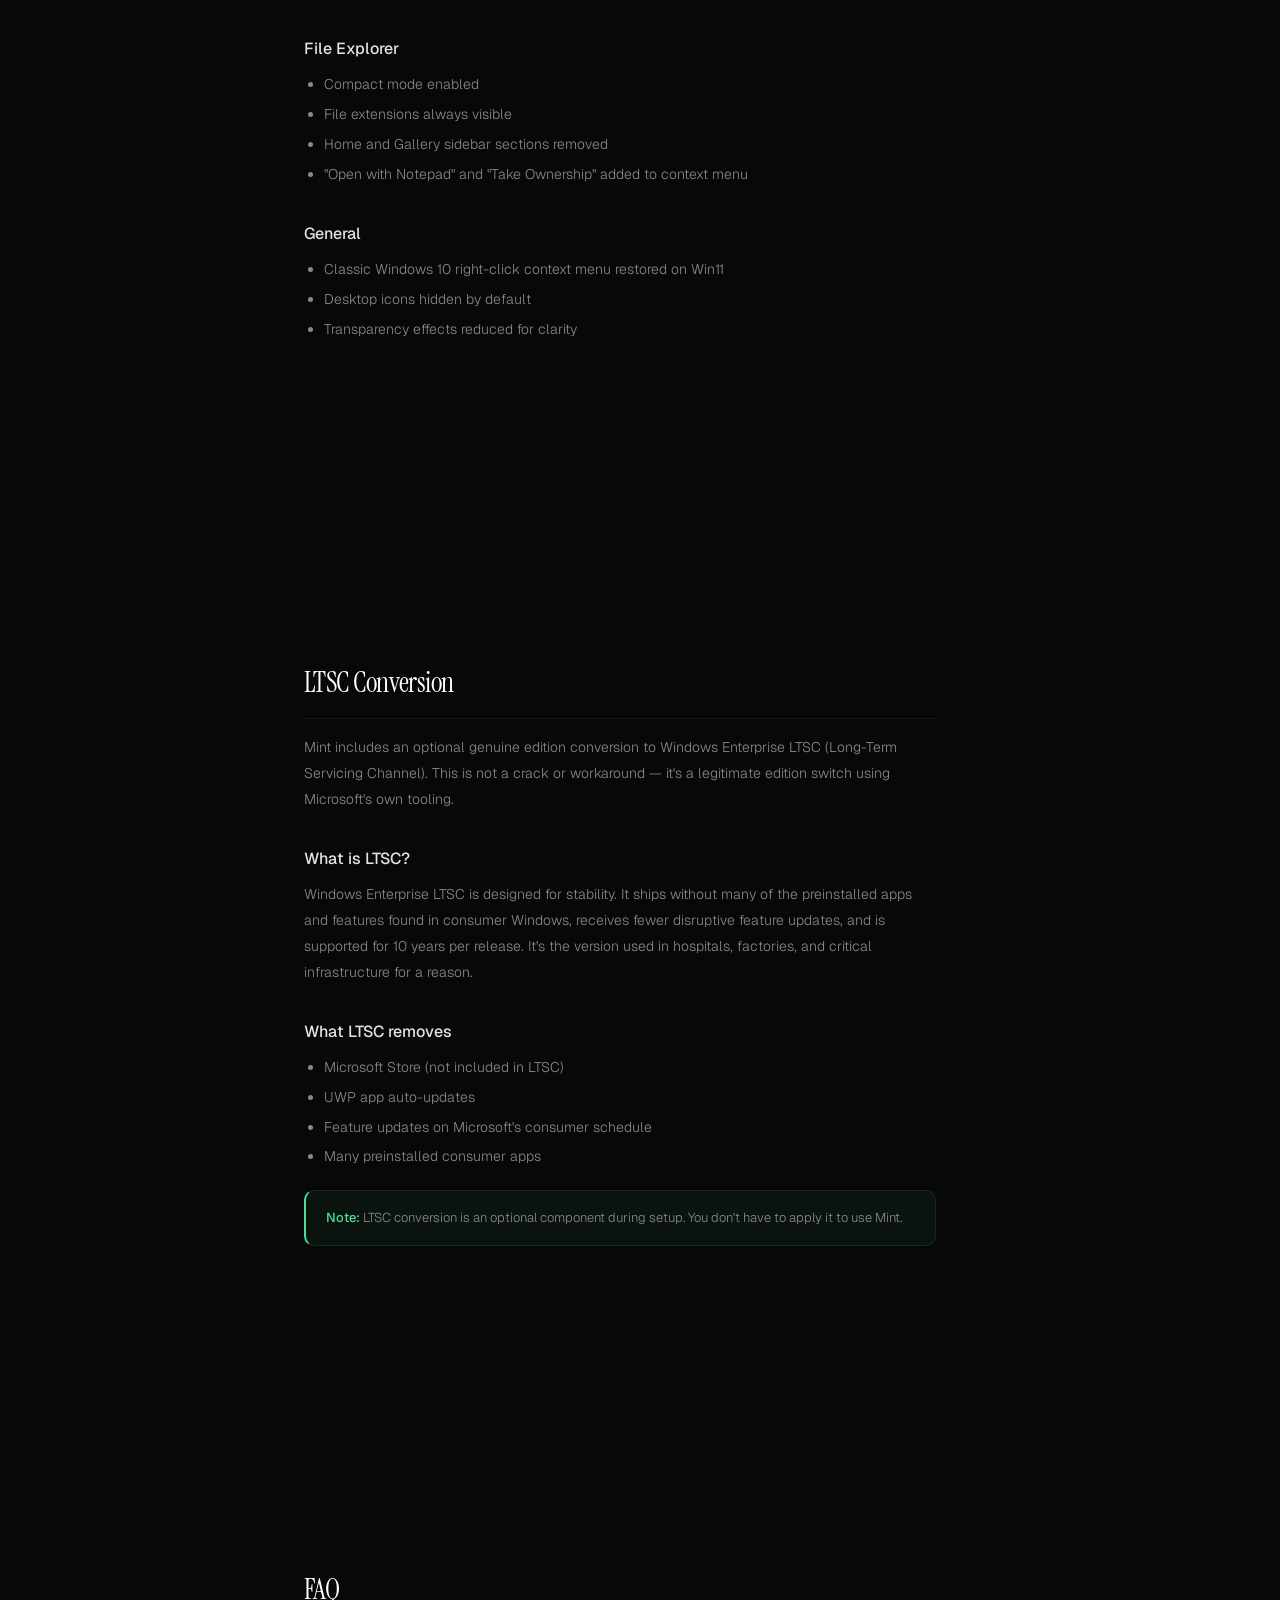
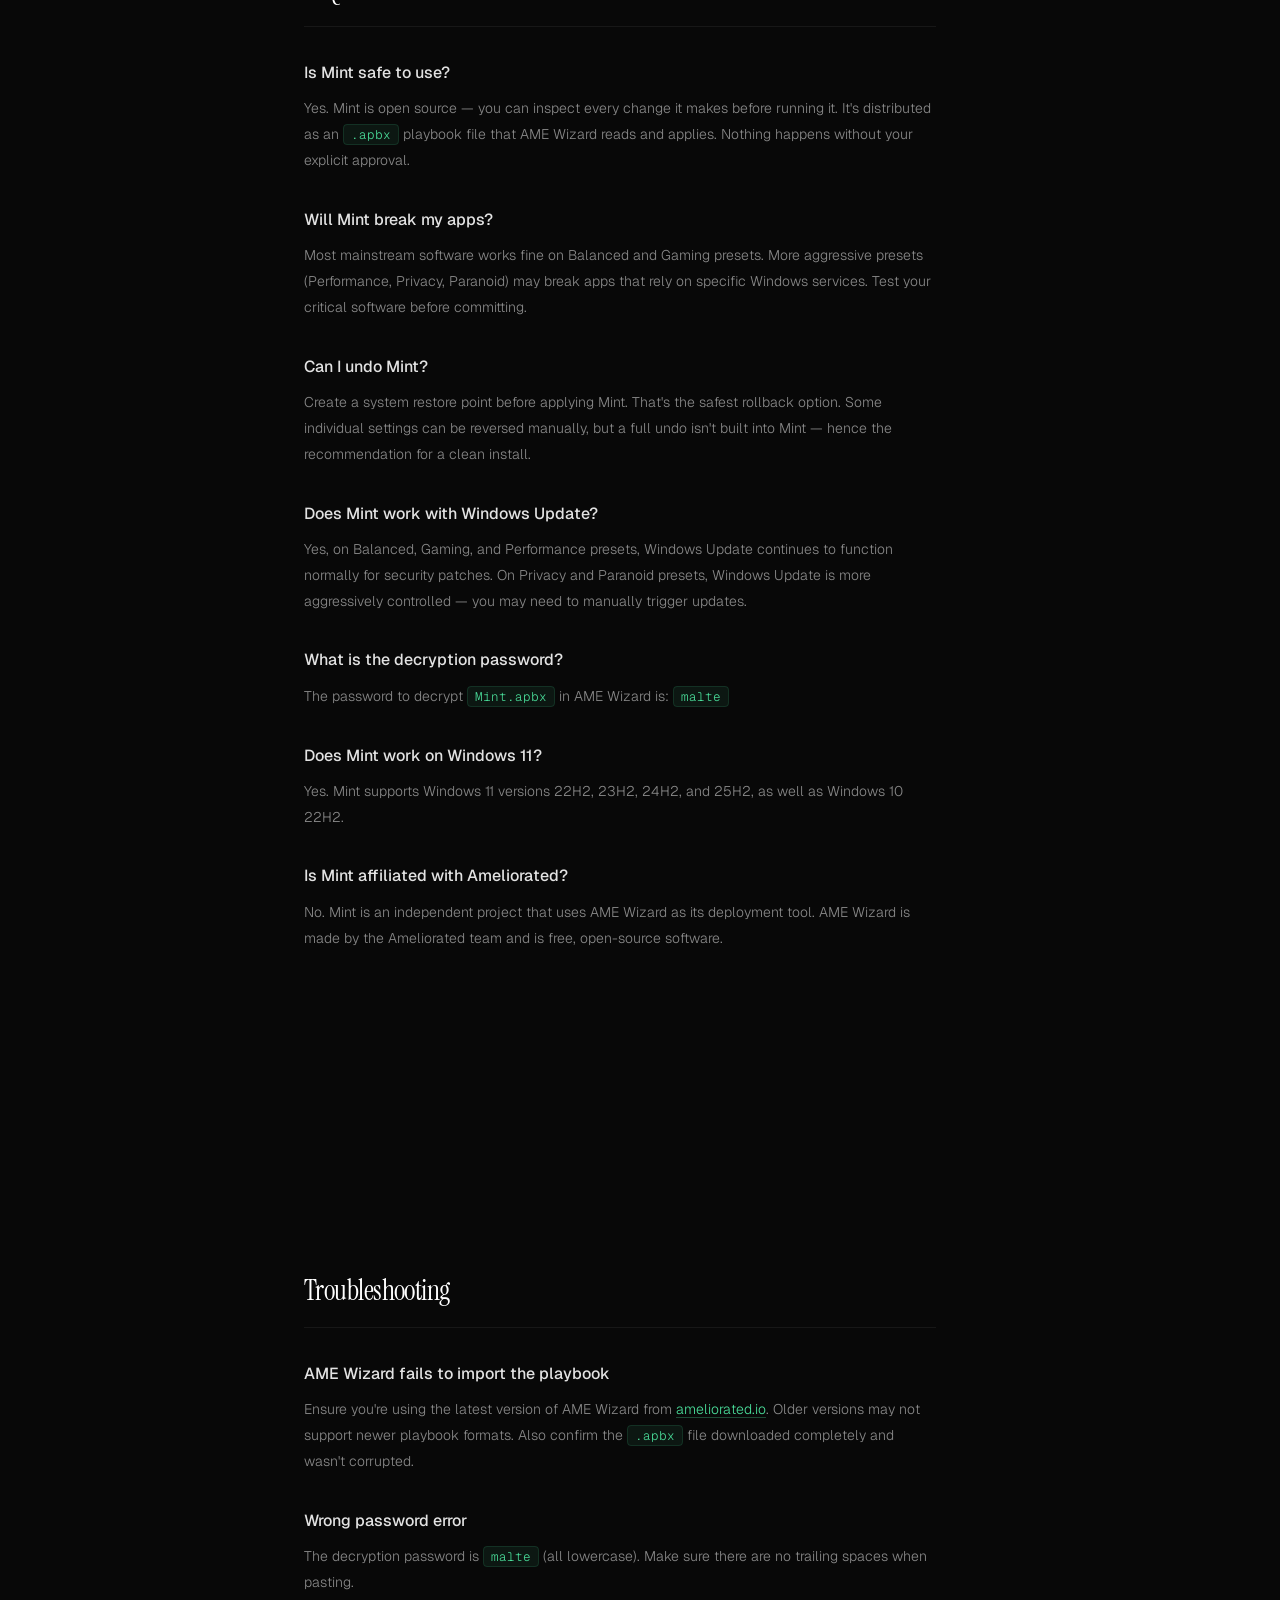
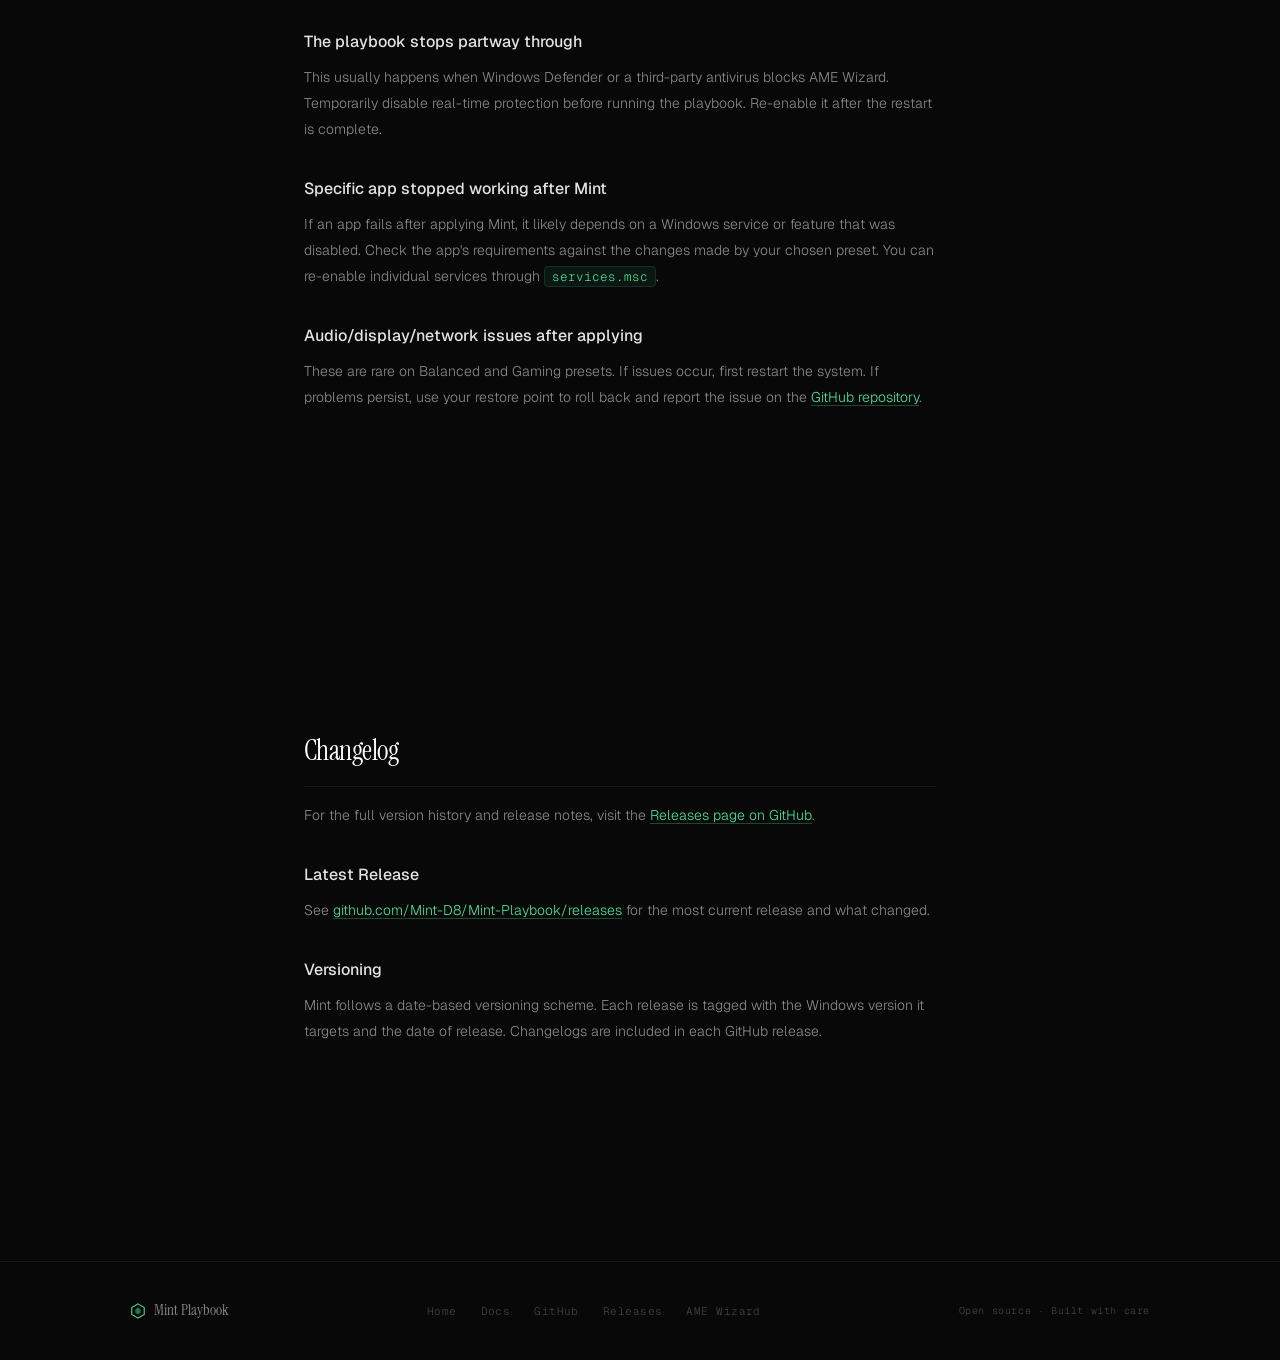
<file: docs.html>
<!DOCTYPE html>
<html lang="en">
<head>
  <meta charset="UTF-8" />
  <meta name="viewport" content="width=device-width, initial-scale=1.0" />
  <title>Docs — Mint Playbook</title>
  <link rel="stylesheet" href="style.css" />
  <link rel="preconnect" href="https://fonts.googleapis.com" />
  <link rel="preconnect" href="https://fonts.gstatic.com" crossorigin />
  <link href="https://fonts.googleapis.com/css2?family=Instrument+Serif:ital@0;1&family=Geist+Mono:wght@300;400;500&family=Geist:wght@300;400;500&display=swap" rel="stylesheet" />
</head>
<body>

  <div class="noise"></div>

  <!-- ── NAV ── -->
  <nav id="nav" class="scrolled">
    <div class="nav-inner">
      <a href="index.html" class="nav-logo">
        <svg class="logo-icon" width="18" height="18" viewBox="0 0 18 18" fill="none">
          <path d="M9 1L16 5V13L9 17L2 13V5L9 1Z" stroke="currentColor" stroke-width="1.2" fill="none"/>
          <path d="M9 5L12 7V11L9 13L6 11V7L9 5Z" fill="currentColor" opacity="0.5"/>
        </svg>
        <span>Mint</span>
      </a>
      <ul class="nav-links">
        <li><a href="index.html#features">Features</a></li>
        <li><a href="index.html#presets">Presets</a></li>
        <li><a href="index.html#install">Install</a></li>
        <li><a href="docs.html" style="color: var(--mint)">Docs</a></li>
        <li><a href="https://github.com/Mint-D8/Mint-Playbook/releases" target="_blank" class="nav-cta">Download</a></li>
      </ul>
      <button class="burger" id="burger" aria-label="Toggle menu">
        <span></span><span></span><span></span>
      </button>
    </div>
    <div class="mobile-menu" id="mobile-menu">
      <a href="index.html#features">Features</a>
      <a href="index.html#presets">Presets</a>
      <a href="index.html#install">Install</a>
      <a href="docs.html">Docs</a>
      <a href="https://github.com/Mint-D8/Mint-Playbook/releases" target="_blank">Download</a>
    </div>
  </nav>

  <!-- ── DOCS LAYOUT ── -->
  <div class="docs-layout">

    <!-- SIDEBAR -->
    <aside class="docs-sidebar">

      <div class="sidebar-section">
        <div class="sidebar-heading">Introduction</div>
        <ul class="sidebar-links">
          <li><a href="#what-is-mint" class="active">What is Mint?</a></li>
          <li><a href="#philosophy">Philosophy</a></li>
          <li><a href="#requirements">Requirements</a></li>
        </ul>
      </div>

      <div class="sidebar-section">
        <div class="sidebar-heading">Getting Started</div>
        <ul class="sidebar-links">
          <li><a href="#installation">Installation</a></li>
          <li><a href="#choosing-preset">Choosing a Preset</a></li>
          <li><a href="#optional-components">Optional Components</a></li>
        </ul>
      </div>

      <div class="sidebar-section">
        <div class="sidebar-heading">Presets</div>
        <ul class="sidebar-links">
          <li><a href="#preset-balanced">Balanced</a></li>
          <li><a href="#preset-gaming">Gaming Focused</a></li>
          <li><a href="#preset-performance">Performance Focused</a></li>
          <li><a href="#preset-privacy">Privacy Focused</a></li>
          <li><a href="#preset-paranoid">Paranoid Mode</a></li>
        </ul>
      </div>

      <div class="sidebar-section">
        <div class="sidebar-heading">Features</div>
        <ul class="sidebar-links">
          <li><a href="#debloating">Debloating</a></li>
          <li><a href="#privacy">Privacy</a></li>
          <li><a href="#security">Security</a></li>
          <li><a href="#desktop">Desktop & UI</a></li>
          <li><a href="#ltsc">LTSC Conversion</a></li>
        </ul>
      </div>

      <div class="sidebar-section">
        <div class="sidebar-heading">Reference</div>
        <ul class="sidebar-links">
          <li><a href="#faq">FAQ</a></li>
          <li><a href="#troubleshooting">Troubleshooting</a></li>
          <li><a href="#changelog">Changelog</a></li>
        </ul>
      </div>

    </aside>

    <!-- CONTENT -->
    <main class="docs-content">

      <!-- INTRODUCTION -->
      <section id="what-is-mint" class="doc-section">
        <div class="docs-eyebrow">Introduction</div>
        <h1>Mint Playbook</h1>
        <p>Mint is a Windows playbook that does what most people wish Windows did by default: removes the junk, locks down the privacy leaks, and gets out of your way. It's deployed through <a href="https://ameliorated.io" target="_blank">AME Wizard</a> — a trusted, open-source Windows configuration tool.</p>
        <p>It's not a script that blindly disables everything it can find. Mint is a carefully considered overhaul that strips telemetry, kills unnecessary services, and debloats the OS — while keeping things stable enough for everyday use.</p>
        <div class="callout">
          <strong>Note:</strong> A clean Windows install is strongly recommended before applying Mint. Always create a system restore point before proceeding.
        </div>
      </section>

      <section id="philosophy" class="doc-section">
        <h2>Philosophy</h2>
        <p>Most optimization tools sacrifice something — either they gut security in the name of performance, or they apply aggressive privacy tweaks that break normal workflows. Mint takes a different approach.</p>
        <h3>Three pillars</h3>
        <ul>
          <li><strong>Performance</strong> — Background processes and non-essential services are disabled at the source. Less CPU overhead, less RAM waste, more of your hardware dedicated to what you care about.</li>
          <li><strong>Privacy</strong> — Microsoft's data collection runs deep. Registry modifications, host-level blocks, and systematic dismantling of telemetry pipelines mean your data stays on your machine.</li>
          <li><strong>Security</strong> — Attack Surface Reduction rules, exploit protection, and hardened authentication policies are all included. A fast system that's also compromised isn't much use to anyone.</li>
        </ul>
      </section>

      <section id="requirements" class="doc-section">
        <h2>Requirements</h2>
        <h3>Supported Windows versions</h3>
        <table class="docs-table">
          <thead>
            <tr>
              <th>Version</th>
              <th>Build</th>
              <th>Status</th>
            </tr>
          </thead>
          <tbody>
            <tr><td>Windows 10</td><td>22H2</td><td>✓ Supported</td></tr>
            <tr><td>Windows 11</td><td>22H2</td><td>✓ Supported</td></tr>
            <tr><td>Windows 11</td><td>23H2</td><td>✓ Supported</td></tr>
            <tr><td>Windows 11</td><td>24H2</td><td>✓ Supported</td></tr>
            <tr><td>Windows 11</td><td>25H2</td><td>✓ Supported</td></tr>
          </tbody>
        </table>
        <h3>Tools needed</h3>
        <ul>
          <li><a href="https://ameliorated.io" target="_blank">AME Wizard</a> — the wizard that runs the playbook</li>
          <li>The latest <code>Mint.apbx</code> from the <a href="https://github.com/Mint-D8/Mint-Playbook/releases" target="_blank">Releases page</a></li>
          <li>A stable internet connection (for optional component downloads)</li>
          <li>Administrator privileges on your machine</li>
        </ul>
      </section>

      <!-- GETTING STARTED -->
      <section id="installation" class="doc-section">
        <h2>Installation</h2>
        <p>Follow these steps carefully. The process is straightforward, but skipping steps can lead to issues.</p>

        <h3>Step 1 — Download AME Wizard</h3>
        <p>Get the latest AME Wizard from <a href="https://ameliorated.io" target="_blank">ameliorated.io</a>. This is the tool that reads and applies the Mint playbook.</p>

        <h3>Step 2 — Download Mint</h3>
        <p>Head to the <a href="https://github.com/Mint-D8/Mint-Playbook/releases" target="_blank">Releases page on GitHub</a> and download the latest <code>Mint.apbx</code> file.</p>

        <h3>Step 3 — Import the playbook</h3>
        <p>Open AME Wizard and drag the <code>Mint.apbx</code> file into the window, or use the import button. You'll be prompted for a decryption password.</p>
        <div class="callout">
          <strong>Decryption password:</strong> <code>malte</code>
        </div>

        <h3>Step 4 — Choose a preset</h3>
        <p>AME Wizard will display the available presets and optional components. Select the one that best matches your use case. See <a href="#choosing-preset">Choosing a Preset</a> below for guidance.</p>

        <h3>Step 5 — Apply and restart</h3>
        <p>Click Apply and let AME Wizard do its work. The process may take 10–20 minutes depending on your hardware. When complete, restart your system to finalize all changes.</p>
      </section>

      <section id="choosing-preset" class="doc-section">
        <h2>Choosing a Preset</h2>
        <p>Mint ships with five profiles. Each one builds on the previous — Paranoid Mode includes everything in Balanced, plus additional restrictions.</p>
        <table class="docs-table">
          <thead>
            <tr>
              <th>Preset</th>
              <th>Best for</th>
              <th>Intensity</th>
            </tr>
          </thead>
          <tbody>
            <tr><td>Balanced</td><td>Everyday use, beginners</td><td>●●○○○</td></tr>
            <tr><td>Gaming Focused</td><td>Competitive gaming, low latency</td><td>●●●○○</td></tr>
            <tr><td>Performance Focused</td><td>Workstations, demanding workloads</td><td>●●●●○</td></tr>
            <tr><td>Privacy Focused</td><td>Privacy-conscious users</td><td>●●●●○</td></tr>
            <tr><td>Paranoid Mode</td><td>Maximum control, advanced users</td><td>●●●●●</td></tr>
          </tbody>
        </table>
        <div class="callout">
          <strong>Tip:</strong> If you're unsure, start with <strong>Balanced</strong>. You can always re-run the playbook with a different preset.
        </div>
      </section>

      <section id="optional-components" class="doc-section">
        <h2>Optional Components</h2>
        <p>During setup, AME Wizard presents optional components you can enable or disable. These include things like:</p>
        <ul>
          <li>LTSC Edition Conversion</li>
          <li>Additional host-file blocks</li>
          <li>Power plan modifications</li>
          <li>Classic context menu restore</li>
          <li>Driver and update policy adjustments</li>
        </ul>
        <p>All optional components are safe to apply on top of any preset. Enable the ones relevant to your workflow and skip the rest.</p>
      </section>

      <!-- PRESETS -->
      <section id="preset-balanced" class="doc-section">
        <h2>Balanced</h2>
        <p>A sensible everyday setup. Fast, functional, and stable without going overboard on restrictions.</p>
        <p>This preset removes obvious bloat (Edge, OneDrive, Teams, most UWP apps), disables the most egregious telemetry services, and applies modest taskbar and Explorer improvements. It's the right starting point for most users.</p>
        <h3>What it includes</h3>
        <ul>
          <li>Core debloating (Edge, OneDrive, Teams, UWP apps)</li>
          <li>Basic telemetry service disabling</li>
          <li>Taskbar minimalism (auto-hide, centered, small icons)</li>
          <li>Classic right-click context menu</li>
          <li>Explorer compact mode, file extensions visible</li>
        </ul>
      </section>

      <section id="preset-gaming" class="doc-section">
        <h2>Gaming Focused</h2>
        <p>Built for competitive gaming and low-latency workloads. Everything in Balanced, plus game-specific optimizations.</p>
        <h3>Additional changes</h3>
        <ul>
          <li>Game processes are elevated in scheduler priority</li>
          <li>Network throttling and Nagle's algorithm disabled</li>
          <li>GPU and CPU power plan set to High Performance</li>
          <li>Background app suspension for non-game processes</li>
          <li>Mouse and input latency settings tuned</li>
        </ul>
      </section>

      <section id="preset-performance" class="doc-section">
        <h2>Performance Focused</h2>
        <p>Aggressive resource reduction for demanding workloads. Every background cycle is accounted for.</p>
        <h3>Additional changes</h3>
        <ul>
          <li>All non-essential Windows services disabled</li>
          <li>Aggressive prefetch and superfetch tuning</li>
          <li>Memory compression and paging adjustments</li>
          <li>Background indexing and search disabled</li>
          <li>Hyper-V and virtualization overhead removed (optional)</li>
        </ul>
        <div class="callout">
          <strong>Note:</strong> Some software that relies on Windows services may behave unexpectedly under this preset. Test your workflow before relying on it.
        </div>
      </section>

      <section id="preset-privacy" class="doc-section">
        <h2>Privacy Focused</h2>
        <p>All telemetry hosts blocked, cloud-integrated features disabled. Minimal footprint.</p>
        <h3>Additional changes</h3>
        <ul>
          <li>Comprehensive hosts-file block list applied</li>
          <li>All Microsoft telemetry endpoints blocked at network level</li>
          <li>Cortana, Windows Search cloud integration, and activity history disabled</li>
          <li>Advertising ID, app diagnostics, and feedback settings locked down</li>
          <li>Location services and camera/microphone access restricted by default</li>
        </ul>
      </section>

      <section id="preset-paranoid" class="doc-section">
        <h2>Paranoid Mode</h2>
        <p>Maximum aggression across the board. Every block, every lock, fully applied. Not for the faint of heart.</p>
        <p>This preset includes everything from all other presets, plus the most restrictive possible settings across telemetry, networking, authentication, and service management.</p>
        <div class="callout">
          <strong>Warning:</strong> Paranoid Mode will break some features and third-party software. This preset is intended for advanced users who know what they're disabling and why.
        </div>
        <h3>Additional changes over Privacy Focused</h3>
        <ul>
          <li>All optional Windows features disabled</li>
          <li>Windows Update completely controlled, driver updates blocked</li>
          <li>Remote access (RDP, WinRM) disabled</li>
          <li>All cloud-synced settings (wallpaper, themes, passwords) blocked</li>
          <li>SmartScreen, WDAC, and AppLocker fully configured</li>
        </ul>
      </section>

      <!-- FEATURES -->
      <section id="debloating" class="doc-section">
        <h2>Debloating</h2>
        <p>Mint removes apps and components that ship with Windows by default but provide little value to most users. Unlike other tools that simply hide or disable these apps, Mint removes them properly at the package level.</p>
        <h3>Removed applications</h3>
        <ul>
          <li>Microsoft Edge (browser)</li>
          <li>OneDrive</li>
          <li>Microsoft Teams</li>
          <li>Xbox app and Game Bar</li>
          <li>Cortana</li>
          <li>Microsoft Store (optional)</li>
          <li>Most preinstalled UWP applications (Weather, News, Tips, etc.)</li>
        </ul>
        <p>Core Windows functionality is preserved. Things like Windows Defender, File Explorer, Settings, and Windows Update are kept intact (or optionally configured — not removed).</p>
      </section>

      <section id="privacy" class="doc-section">
        <h2>Privacy</h2>
        <p>Windows ships with extensive telemetry and data collection baked in at every layer. Mint addresses this systematically.</p>
        <h3>What Mint blocks</h3>
        <ul>
          <li><strong>Telemetry services</strong> — DiagTrack, dmwappushservice, and related daemons are disabled</li>
          <li><strong>Registry modifications</strong> — Data collection and advertising keys set to off at the registry level</li>
          <li><strong>Host-level blocks</strong> — Known Microsoft telemetry, advertising, and tracking hostnames blocked in the hosts file</li>
          <li><strong>Scheduled tasks</strong> — Telemetry-related scheduled tasks are removed or disabled</li>
          <li><strong>Group Policy</strong> — Enterprise-level policy settings are applied to lock down data sharing</li>
        </ul>
      </section>

      <section id="security" class="doc-section">
        <h2>Security</h2>
        <p>Mint doesn't trade security for performance. All presets include a security baseline that goes beyond Windows defaults.</p>
        <h3>Security hardening applied</h3>
        <ul>
          <li><strong>Attack Surface Reduction (ASR) rules</strong> — Microsoft's built-in exploit mitigation rules are enabled</li>
          <li><strong>Exploit protection</strong> — System-wide exploit protection settings configured via Windows Defender</li>
          <li><strong>Authentication hardening</strong> — Credential guard, NTLMv2 enforcement, and related policies</li>
          <li><strong>Firewall rules</strong> — Default-deny outbound rules for known telemetry processes</li>
          <li><strong>UAC settings</strong> — User Account Control kept at or above default levels</li>
        </ul>
      </section>

      <section id="desktop" class="doc-section">
        <h2>Desktop & UI</h2>
        <p>Mint applies a set of desktop refinements that reduce visual clutter and improve day-to-day usability.</p>
        <h3>Taskbar</h3>
        <ul>
          <li>Auto-hide enabled</li>
          <li>Centered icons layout</li>
          <li>Small icons mode</li>
          <li>Clock, notification center, and tray clutter removed</li>
        </ul>
        <h3>File Explorer</h3>
        <ul>
          <li>Compact mode enabled</li>
          <li>File extensions always visible</li>
          <li>Home and Gallery sidebar sections removed</li>
          <li>"Open with Notepad" and "Take Ownership" added to context menu</li>
        </ul>
        <h3>General</h3>
        <ul>
          <li>Classic Windows 10 right-click context menu restored on Win11</li>
          <li>Desktop icons hidden by default</li>
          <li>Transparency effects reduced for clarity</li>
        </ul>
      </section>

      <section id="ltsc" class="doc-section">
        <h2>LTSC Conversion</h2>
        <p>Mint includes an optional genuine edition conversion to Windows Enterprise LTSC (Long-Term Servicing Channel). This is not a crack or workaround — it's a legitimate edition switch using Microsoft's own tooling.</p>
        <h3>What is LTSC?</h3>
        <p>Windows Enterprise LTSC is designed for stability. It ships without many of the preinstalled apps and features found in consumer Windows, receives fewer disruptive feature updates, and is supported for 10 years per release. It's the version used in hospitals, factories, and critical infrastructure for a reason.</p>
        <h3>What LTSC removes</h3>
        <ul>
          <li>Microsoft Store (not included in LTSC)</li>
          <li>UWP app auto-updates</li>
          <li>Feature updates on Microsoft's consumer schedule</li>
          <li>Many preinstalled consumer apps</li>
        </ul>
        <div class="callout">
          <strong>Note:</strong> LTSC conversion is an optional component during setup. You don't have to apply it to use Mint.
        </div>
      </section>

      <!-- REFERENCE -->
      <section id="faq" class="doc-section">
        <h2>FAQ</h2>

        <h3>Is Mint safe to use?</h3>
        <p>Yes. Mint is open source — you can inspect every change it makes before running it. It's distributed as an <code>.apbx</code> playbook file that AME Wizard reads and applies. Nothing happens without your explicit approval.</p>

        <h3>Will Mint break my apps?</h3>
        <p>Most mainstream software works fine on Balanced and Gaming presets. More aggressive presets (Performance, Privacy, Paranoid) may break apps that rely on specific Windows services. Test your critical software before committing.</p>

        <h3>Can I undo Mint?</h3>
        <p>Create a system restore point before applying Mint. That's the safest rollback option. Some individual settings can be reversed manually, but a full undo isn't built into Mint — hence the recommendation for a clean install.</p>

        <h3>Does Mint work with Windows Update?</h3>
        <p>Yes, on Balanced, Gaming, and Performance presets, Windows Update continues to function normally for security patches. On Privacy and Paranoid presets, Windows Update is more aggressively controlled — you may need to manually trigger updates.</p>

        <h3>What is the decryption password?</h3>
        <p>The password to decrypt <code>Mint.apbx</code> in AME Wizard is: <code>malte</code></p>

        <h3>Does Mint work on Windows 11?</h3>
        <p>Yes. Mint supports Windows 11 versions 22H2, 23H2, 24H2, and 25H2, as well as Windows 10 22H2.</p>

        <h3>Is Mint affiliated with Ameliorated?</h3>
        <p>No. Mint is an independent project that uses AME Wizard as its deployment tool. AME Wizard is made by the Ameliorated team and is free, open-source software.</p>
      </section>

      <section id="troubleshooting" class="doc-section">
        <h2>Troubleshooting</h2>

        <h3>AME Wizard fails to import the playbook</h3>
        <p>Ensure you're using the latest version of AME Wizard from <a href="https://ameliorated.io" target="_blank">ameliorated.io</a>. Older versions may not support newer playbook formats. Also confirm the <code>.apbx</code> file downloaded completely and wasn't corrupted.</p>

        <h3>Wrong password error</h3>
        <p>The decryption password is <code>malte</code> (all lowercase). Make sure there are no trailing spaces when pasting.</p>

        <h3>The playbook stops partway through</h3>
        <p>This usually happens when Windows Defender or a third-party antivirus blocks AME Wizard. Temporarily disable real-time protection before running the playbook. Re-enable it after the restart is complete.</p>

        <h3>Specific app stopped working after Mint</h3>
        <p>If an app fails after applying Mint, it likely depends on a Windows service or feature that was disabled. Check the app's requirements against the changes made by your chosen preset. You can re-enable individual services through <code>services.msc</code>.</p>

        <h3>Audio/display/network issues after applying</h3>
        <p>These are rare on Balanced and Gaming presets. If issues occur, first restart the system. If problems persist, use your restore point to roll back and report the issue on the <a href="https://github.com/Mint-D8/Mint-Playbook" target="_blank">GitHub repository</a>.</p>
      </section>

      <section id="changelog" class="doc-section">
        <h2>Changelog</h2>
        <p>For the full version history and release notes, visit the <a href="https://github.com/Mint-D8/Mint-Playbook/releases" target="_blank">Releases page on GitHub</a>.</p>

        <h3>Latest Release</h3>
        <p>See <a href="https://github.com/Mint-D8/Mint-Playbook/releases" target="_blank">github.com/Mint-D8/Mint-Playbook/releases</a> for the most current release and what changed.</p>

        <h3>Versioning</h3>
        <p>Mint follows a date-based versioning scheme. Each release is tagged with the Windows version it targets and the date of release. Changelogs are included in each GitHub release.</p>
      </section>

    </main>
  </div>

  <!-- ── FOOTER ── -->
  <footer>
    <div class="container footer-inner">
      <div class="footer-logo">
        <svg class="logo-icon" width="16" height="16" viewBox="0 0 18 18" fill="none"><path d="M9 1L16 5V13L9 17L2 13V5L9 1Z" stroke="currentColor" stroke-width="1.2" fill="none"/><path d="M9 5L12 7V11L9 13L6 11V7L9 5Z" fill="currentColor" opacity="0.5"/></svg>
        <span>Mint Playbook</span>
      </div>
      <nav class="footer-links">
        <a href="https://mint-d8.github.io/Mint-Playbook/" target="_blank">Home</a>
        <a href="docs.html">Docs</a>
        <a href="https://github.com/Mint-D8/Mint-Playbook" target="_blank">GitHub</a>
        <a href="https://github.com/Mint-D8/Mint-Playbook/releases" target="_blank">Releases</a>
        <a href="https://ameliorated.io" target="_blank">AME Wizard</a>
      </nav>
      <p class="footer-copy">Open source · Built with care</p>
    </div>
  </footer>

  <script src="script.js"></script>
</body>
</html>
</file>
<file: style.css>
/* ─── TOKENS ── */
:root {
  --black:      #080808;
  --surface:    #0d0d0d;
  --surface-2:  #111111;
  --surface-3:  #161616;
  --border:     rgba(255,255,255,0.06);
  --border-mid: rgba(255,255,255,0.1);
  --mint:       #4ade9a;
  --mint-dim:   #2fb872;
  --mint-faint: rgba(74,222,154,0.05);
  --mint-glow:  rgba(74,222,154,0.12);
  --text:       #e2e2e2;
  --text-mid:   #888;
  --text-dim:   #444;
  --font-serif: 'Instrument Serif', serif;
  --font-sans:  'Geist', sans-serif;
  --font-mono:  'Geist Mono', monospace;
  --radius:     10px;
  --radius-lg:  16px;
  --ease:       cubic-bezier(0.16, 1, 0.3, 1);
}

/* ─── RESET ── */
*, *::before, *::after { box-sizing: border-box; margin: 0; padding: 0; }
html { scroll-behavior: smooth; }
body {
  background: var(--black);
  color: var(--text);
  font-family: var(--font-sans);
  font-size: 15px;
  line-height: 1.7;
  font-weight: 300;
  -webkit-font-smoothing: antialiased;
  overflow-x: hidden;
}
a { color: inherit; text-decoration: none; }
img { max-width: 100%; display: block; }

/* ─── NOISE ── */
.noise {
  position: fixed;
  inset: 0;
  z-index: 1000;
  pointer-events: none;
  opacity: 0.018;
  background-image: url("data:image/svg+xml,%3Csvg viewBox='0 0 256 256' xmlns='http://www.w3.org/2000/svg'%3E%3Cfilter id='noise'%3E%3CfeTurbulence type='fractalNoise' baseFrequency='0.9' numOctaves='4' stitchTiles='stitch'/%3E%3C/filter%3E%3Crect width='100%25' height='100%25' filter='url(%23noise)'/%3E%3C/svg%3E");
}

/* ─── CONTAINER ── */
.container {
  width: min(1100px, 100%);
  margin: 0 auto;
  padding: 0 40px;
}

/* ─── NAV ── */
#nav {
  position: fixed;
  top: 0; left: 0; right: 0;
  z-index: 900;
  transition: background 0.4s, border-bottom 0.4s;
}
#nav.scrolled {
  background: rgba(8,8,8,0.9);
  backdrop-filter: blur(24px);
  border-bottom: 1px solid var(--border);
}
.nav-inner {
  display: flex;
  align-items: center;
  justify-content: space-between;
  height: 60px;
  padding: 0 40px;
  max-width: 1100px;
  margin: 0 auto;
}
.nav-logo {
  display: flex;
  align-items: center;
  gap: 9px;
  font-family: var(--font-serif);
  font-size: 17px;
  letter-spacing: 0.01em;
  color: var(--text);
}
.logo-icon { color: var(--mint); flex-shrink: 0; }
.nav-links {
  display: flex;
  align-items: center;
  gap: 32px;
  list-style: none;
}
.nav-links a {
  color: var(--text-mid);
  font-size: 13px;
  font-weight: 400;
  letter-spacing: 0.02em;
  transition: color 0.2s;
}
.nav-links a:hover { color: var(--text); }
.nav-cta {
  color: var(--mint) !important;
  border: 1px solid rgba(74,222,154,0.2);
  padding: 6px 15px;
  border-radius: 6px;
  transition: background 0.2s, border-color 0.2s !important;
}
.nav-cta:hover {
  background: var(--mint-faint) !important;
  border-color: rgba(74,222,154,0.35) !important;
}
.burger {
  display: none;
  flex-direction: column;
  gap: 5px;
  background: none;
  border: none;
  cursor: pointer;
  padding: 4px;
}
.burger span {
  display: block;
  width: 20px;
  height: 1px;
  background: var(--text-mid);
  transition: all 0.3s var(--ease);
}
.mobile-menu {
  display: none;
  flex-direction: column;
  background: rgba(8,8,8,0.98);
  border-bottom: 1px solid var(--border);
  padding: 4px 0 12px;
}
.mobile-menu a {
  padding: 11px 40px;
  color: var(--text-mid);
  font-size: 13px;
  border-bottom: 1px solid var(--border);
  transition: color 0.2s, background 0.2s;
}
.mobile-menu a:last-child { border-bottom: none; }
.mobile-menu a:hover { color: var(--mint); background: var(--mint-faint); }
.mobile-menu.open { display: flex; }

/* ─── HERO ── */
.hero {
  min-height: 100svh;
  display: grid;
  grid-template-columns: 1fr 1fr;
  align-items: center;
  gap: 80px;
  padding: 120px 40px 80px;
  max-width: 1100px;
  margin: 0 auto;
  position: relative;
}
.hero-ambient {
  position: fixed;
  top: 0; left: 0; right: 0; bottom: 0;
  pointer-events: none;
  z-index: 0;
  background: radial-gradient(ellipse 70% 50% at 30% 20%, rgba(74,222,154,0.035) 0%, transparent 65%);
}
.hero-content { position: relative; z-index: 1; }
.hero-eyebrow {
  display: flex;
  align-items: center;
  gap: 12px;
  font-size: 11px;
  letter-spacing: 0.14em;
  text-transform: uppercase;
  color: var(--text-dim);
  margin-bottom: 28px;
  font-family: var(--font-mono);
}
.eyebrow-line {
  display: block;
  width: 24px;
  height: 1px;
  background: var(--mint);
  opacity: 0.7;
}
.hero-title {
  font-family: var(--font-serif);
  font-size: clamp(54px, 6.5vw, 96px);
  font-weight: 400;
  line-height: 0.92;
  letter-spacing: -0.02em;
  color: #fff;
  margin-bottom: 28px;
}
.hero-title em {
  font-style: italic;
  color: var(--mint);
}
.hero-sub {
  color: var(--text-mid);
  font-size: 14px;
  line-height: 1.85;
  max-width: 420px;
  margin-bottom: 40px;
  font-weight: 300;
}
.hero-actions {
  display: flex;
  gap: 14px;
  flex-wrap: wrap;
  margin-bottom: 36px;
}
.hero-meta {
  display: flex;
  gap: 8px;
  flex-wrap: wrap;
}
.badge {
  font-size: 10px;
  letter-spacing: 0.07em;
  color: var(--text-dim);
  border: 1px solid var(--border);
  padding: 3px 9px;
  border-radius: 4px;
  font-family: var(--font-mono);
}

/* ─── BUTTONS ── */
.btn {
  display: inline-flex;
  align-items: center;
  gap: 8px;
  padding: 11px 22px;
  border-radius: 8px;
  font-family: var(--font-mono);
  font-size: 12px;
  font-weight: 400;
  letter-spacing: 0.04em;
  transition: all 0.22s var(--ease);
  cursor: pointer;
  border: none;
}
.btn-primary {
  background: var(--mint);
  color: #000;
}
.btn-primary:hover {
  background: #6aedaf;
  transform: translateY(-1px);
  box-shadow: 0 6px 28px rgba(74,222,154,0.2);
}
.btn-ghost {
  background: transparent;
  color: var(--text-mid);
  border: 1px solid var(--border-mid);
}
.btn-ghost:hover {
  color: var(--text);
  border-color: rgba(255,255,255,0.2);
  background: rgba(255,255,255,0.03);
}

/* ─── TERMINAL ── */
.hero-visual { position: relative; z-index: 1; }
.terminal {
  background: var(--surface);
  border: 1px solid var(--border);
  border-radius: var(--radius-lg);
  overflow: hidden;
  box-shadow:
    0 0 0 1px rgba(74,222,154,0.04),
    0 32px 64px rgba(0,0,0,0.5),
    0 0 80px rgba(74,222,154,0.03);
}
.terminal-bar {
  display: flex;
  align-items: center;
  gap: 7px;
  padding: 12px 16px;
  background: var(--surface-2);
  border-bottom: 1px solid var(--border);
}
.dot { width: 9px; height: 9px; border-radius: 50%; }
.dot.red    { background: #ff5f57; }
.dot.yellow { background: #febc2e; }
.dot.green  { background: #28c840; }
.terminal-title {
  font-size: 10px;
  color: var(--text-dim);
  margin: 0 auto;
  letter-spacing: 0.1em;
  font-family: var(--font-mono);
}
.terminal-body {
  padding: 22px 24px;
  min-height: 280px;
  font-family: var(--font-mono);
  font-size: 12.5px;
  line-height: 1.95;
}
.terminal-body p { margin-bottom: 1px; }
.t-prompt { color: var(--mint); margin-right: 8px; opacity: 0.7; }
.t-cmd { color: var(--text); }
.t-out { color: var(--text-dim); }
.t-ok  { color: var(--mint); }
.t-warn{ color: #febc2e; }
.t-cursor {
  display: inline-block;
  width: 7px; height: 13px;
  background: var(--mint);
  vertical-align: middle;
  margin-left: 3px;
  opacity: 0.8;
  animation: blink 1.1s step-end infinite;
}
@keyframes blink { 50% { opacity: 0; } }

/* ─── SECTIONS ── */
section { padding: 120px 0; }
.section-label {
  font-family: var(--font-mono);
  font-size: 10px;
  letter-spacing: 0.16em;
  text-transform: uppercase;
  color: var(--text-dim);
  margin-bottom: 24px;
  display: flex;
  align-items: center;
  gap: 10px;
}
.section-label::before {
  content: '';
  display: block;
  width: 18px;
  height: 1px;
  background: var(--mint);
  opacity: 0.6;
}
.section-title {
  font-family: var(--font-serif);
  font-size: clamp(38px, 4.5vw, 64px);
  font-weight: 400;
  line-height: 0.95;
  letter-spacing: -0.02em;
  color: #fff;
  margin-bottom: 20px;
}
.section-title em {
  font-style: italic;
  color: var(--mint);
}
.section-sub {
  color: var(--text-mid);
  font-size: 14px;
  max-width: 480px;
  margin-bottom: 56px;
  font-weight: 300;
  line-height: 1.8;
}

/* ─── PILLARS ── */
.pillars {
  background: var(--surface);
  border-top: 1px solid var(--border);
  border-bottom: 1px solid var(--border);
}
.pillars-grid {
  display: grid;
  grid-template-columns: repeat(3, 1fr);
  gap: 1px;
  background: var(--border);
  margin-top: 48px;
  border: 1px solid var(--border);
  border-radius: var(--radius-lg);
  overflow: hidden;
}
.pillar-card {
  background: var(--surface-2);
  padding: 40px 36px;
  transition: background 0.3s;
  position: relative;
}
.pillar-card::after {
  content: '';
  position: absolute;
  bottom: 0; left: 0; right: 0;
  height: 1px;
  background: var(--mint);
  opacity: 0;
  transform: scaleX(0.3);
  transform-origin: left;
  transition: opacity 0.3s, transform 0.4s var(--ease);
}
.pillar-card:hover::after { opacity: 0.5; transform: scaleX(1); }
.pillar-card:hover { background: var(--surface-3); }
.pillar-icon {
  color: var(--mint);
  margin-bottom: 22px;
  opacity: 0.8;
}
.pillar-card h3 {
  font-family: var(--font-serif);
  font-size: 20px;
  font-weight: 400;
  color: #fff;
  margin-bottom: 12px;
  letter-spacing: -0.01em;
}
.pillar-card p {
  color: var(--text-mid);
  font-size: 13px;
  line-height: 1.8;
  font-weight: 300;
}

/* ─── FEATURES ── */
.features-grid {
  display: grid;
  grid-template-columns: repeat(3, 1fr);
  gap: 1px;
  background: var(--border);
  border: 1px solid var(--border);
  border-radius: var(--radius-lg);
  overflow: hidden;
  margin-top: 56px;
}
.feature-item {
  background: var(--surface);
  padding: 32px 28px;
  display: flex;
  gap: 16px;
  align-items: flex-start;
  transition: background 0.25s;
}
.feature-item:hover { background: var(--surface-2); }
.feature-icon {
  color: var(--mint);
  opacity: 0.7;
  flex-shrink: 0;
  margin-top: 2px;
}
.feature-text h4 {
  font-family: var(--font-sans);
  font-size: 14px;
  font-weight: 500;
  color: #fff;
  margin-bottom: 6px;
  letter-spacing: -0.01em;
}
.feature-text p {
  font-size: 12.5px;
  color: var(--text-mid);
  line-height: 1.75;
  font-weight: 300;
}

/* ─── PRESETS ── */
.presets {
  background: var(--surface);
  border-top: 1px solid var(--border);
  border-bottom: 1px solid var(--border);
}
.presets-list {
  margin-top: 56px;
  border: 1px solid var(--border);
  border-radius: var(--radius-lg);
  overflow: hidden;
}
.preset-row {
  display: grid;
  grid-template-columns: 240px 1fr 100px;
  align-items: center;
  gap: 32px;
  padding: 24px 32px;
  border-bottom: 1px solid var(--border);
  background: var(--surface-2);
  transition: background 0.22s;
}
.preset-row:last-child { border-bottom: none; }
.preset-row:hover { background: var(--surface-3); }
.preset-left {
  display: flex;
  align-items: center;
  gap: 12px;
}
.preset-tag {
  font-family: var(--font-mono);
  font-size: 10px;
  color: var(--text-dim);
  letter-spacing: 0.1em;
  width: 22px;
  flex-shrink: 0;
}
.preset-icon {
  color: var(--mint);
  opacity: 0.65;
  flex-shrink: 0;
}
.preset-row h3 {
  font-family: var(--font-sans);
  font-size: 14px;
  font-weight: 500;
  color: #fff;
  white-space: nowrap;
}
.preset-row p {
  font-size: 12.5px;
  color: var(--text-mid);
  line-height: 1.65;
  font-weight: 300;
}
.preset-meter {
  display: flex;
  gap: 5px;
  justify-content: flex-end;
}
.preset-meter::before {
  content: '';
  display: flex;
}

/* Build meter via JS */
.meter-pip {
  width: 6px;
  height: 6px;
  border-radius: 50%;
  flex-shrink: 0;
}
.pip-on  { background: var(--mint); }
.pip-off { background: var(--border-mid); }

/* ─── INSTALL ── */
.steps {
  display: flex;
  flex-direction: column;
  border: 1px solid var(--border);
  border-radius: var(--radius-lg);
  overflow: hidden;
  margin-top: 56px;
}
.step {
  display: flex;
  gap: 24px;
  align-items: flex-start;
  padding: 28px 32px;
  background: var(--surface);
  border-bottom: 1px solid var(--border);
  transition: background 0.22s;
}
.step:last-child { border-bottom: none; }
.step:hover { background: var(--surface-2); }
.step-num {
  width: 32px;
  height: 32px;
  border-radius: 50%;
  border: 1px solid var(--border-mid);
  display: flex;
  align-items: center;
  justify-content: center;
  color: var(--mint);
  opacity: 0.8;
  flex-shrink: 0;
}
.step-body h4 {
  font-family: var(--font-sans);
  font-size: 14px;
  font-weight: 500;
  color: #fff;
  margin-bottom: 5px;
}
.step-body p {
  font-size: 13px;
  color: var(--text-mid);
  line-height: 1.7;
  margin-bottom: 8px;
  font-weight: 300;
}
.step-link {
  font-family: var(--font-mono);
  font-size: 11px;
  color: var(--mint);
  letter-spacing: 0.03em;
  opacity: 0.8;
  transition: opacity 0.2s;
}
.step-link:hover { opacity: 1; }
code {
  font-family: var(--font-mono);
  background: rgba(74,222,154,0.07);
  border: 1px solid rgba(74,222,154,0.13);
  padding: 1px 7px;
  border-radius: 4px;
  font-size: 12px;
  color: var(--mint);
}
.inline-code {
  display: inline-block;
  margin-top: 6px;
  font-size: 14px;
  letter-spacing: 0.08em;
  padding: 4px 12px;
}
.compat-note {
  display: flex;
  gap: 16px;
  flex-wrap: wrap;
  margin-top: 28px;
  padding: 18px 24px;
  background: var(--mint-faint);
  border: 1px solid rgba(74,222,154,0.1);
  border-radius: var(--radius);
}
.compat-note span {
  font-family: var(--font-mono);
  font-size: 11px;
  color: var(--mint);
  opacity: 0.8;
  letter-spacing: 0.04em;
}

/* ─── CTA ── */
.cta-section { padding: 80px 0; }
.cta-box {
  background: var(--surface);
  border: 1px solid var(--border);
  border-radius: var(--radius-lg);
  padding: 80px 64px;
  text-align: center;
  position: relative;
  overflow: hidden;
}
.cta-box::before {
  content: '';
  position: absolute;
  inset: 0;
  background: radial-gradient(ellipse 60% 70% at 50% 0%, rgba(74,222,154,0.06), transparent 65%);
  pointer-events: none;
}
.cta-box h2 {
  font-family: var(--font-serif);
  font-size: clamp(34px, 4.5vw, 56px);
  font-weight: 400;
  color: #fff;
  letter-spacing: -0.02em;
  margin-bottom: 14px;
}
.cta-box p {
  color: var(--text-mid);
  font-size: 14px;
  margin-bottom: 40px;
  font-weight: 300;
}
.cta-actions {
  display: flex;
  gap: 14px;
  justify-content: center;
  flex-wrap: wrap;
}

/* ─── FOOTER ── */
footer {
  border-top: 1px solid var(--border);
  padding: 36px 0;
}
.footer-inner {
  display: flex;
  align-items: center;
  justify-content: space-between;
  flex-wrap: wrap;
  gap: 20px;
}
.footer-logo {
  display: flex;
  align-items: center;
  gap: 8px;
  font-family: var(--font-serif);
  font-size: 15px;
  color: var(--text-mid);
}
.footer-links {
  display: flex;
  gap: 24px;
}
.footer-links a {
  font-family: var(--font-mono);
  font-size: 11px;
  color: var(--text-dim);
  letter-spacing: 0.04em;
  transition: color 0.2s;
}
.footer-links a:hover { color: var(--mint); }
.footer-copy {
  font-family: var(--font-mono);
  font-size: 10px;
  color: var(--text-dim);
  letter-spacing: 0.06em;
}

/* ─── ANIMATIONS ── */
.fade-up {
  opacity: 0;
  transform: translateY(20px);
  transition: opacity 0.8s var(--ease), transform 0.8s var(--ease);
}
.fade-up.visible { opacity: 1; transform: translateY(0); }
.scroll-reveal {
  opacity: 0;
  transform: translateY(16px);
  transition: opacity 0.6s var(--ease), transform 0.6s var(--ease);
  transition-delay: var(--delay, 0ms);
}
.scroll-reveal.visible { opacity: 1; transform: translateY(0); }

/* ─── DOCS PAGE STYLES ── */
.docs-layout {
  display: grid;
  grid-template-columns: 240px 1fr;
  gap: 0;
  min-height: 100vh;
  padding-top: 60px;
}
.docs-sidebar {
  position: sticky;
  top: 60px;
  height: calc(100vh - 60px);
  overflow-y: auto;
  border-right: 1px solid var(--border);
  padding: 40px 0;
  background: var(--surface);
}
.docs-sidebar::-webkit-scrollbar { width: 4px; }
.docs-sidebar::-webkit-scrollbar-track { background: transparent; }
.docs-sidebar::-webkit-scrollbar-thumb { background: var(--border-mid); border-radius: 2px; }
.sidebar-section {
  margin-bottom: 32px;
  padding: 0 24px;
}
.sidebar-heading {
  font-family: var(--font-mono);
  font-size: 9px;
  letter-spacing: 0.18em;
  text-transform: uppercase;
  color: var(--text-dim);
  margin-bottom: 10px;
}
.sidebar-links {
  list-style: none;
  display: flex;
  flex-direction: column;
  gap: 2px;
}
.sidebar-links a {
  display: block;
  font-size: 13px;
  color: var(--text-mid);
  padding: 5px 10px;
  border-radius: 6px;
  transition: color 0.2s, background 0.2s;
  font-weight: 300;
}
.sidebar-links a:hover { color: var(--text); background: var(--surface-3); }
.sidebar-links a.active { color: var(--mint); background: var(--mint-faint); }
.docs-content {
  padding: 56px 64px 80px;
  max-width: 760px;
}
.docs-content h1 {
  font-family: var(--font-serif);
  font-size: 48px;
  font-weight: 400;
  color: #fff;
  letter-spacing: -0.02em;
  margin-bottom: 16px;
  line-height: 1;
}
.docs-content h2 {
  font-family: var(--font-serif);
  font-size: 28px;
  font-weight: 400;
  color: #fff;
  letter-spacing: -0.02em;
  margin-top: 60px;
  margin-bottom: 16px;
  padding-bottom: 12px;
  border-bottom: 1px solid var(--border);
}
.docs-content h3 {
  font-size: 16px;
  font-weight: 500;
  color: var(--text);
  margin-top: 32px;
  margin-bottom: 10px;
}
.docs-content p {
  color: var(--text-mid);
  font-size: 14px;
  line-height: 1.85;
  margin-bottom: 16px;
  font-weight: 300;
}
.docs-content ul, .docs-content ol {
  color: var(--text-mid);
  font-size: 14px;
  line-height: 1.85;
  margin-bottom: 16px;
  padding-left: 20px;
  font-weight: 300;
}
.docs-content li { margin-bottom: 4px; }
.docs-content a {
  color: var(--mint);
  text-decoration: underline;
  text-decoration-color: rgba(74,222,154,0.3);
  text-underline-offset: 3px;
  transition: text-decoration-color 0.2s;
}
.docs-content a:hover { text-decoration-color: var(--mint); }
.docs-content code {
  font-size: 12.5px;
}
.docs-content pre {
  background: var(--surface-2);
  border: 1px solid var(--border);
  border-radius: var(--radius);
  padding: 20px 24px;
  margin: 20px 0;
  overflow-x: auto;
}
.docs-content pre code {
  background: none;
  border: none;
  padding: 0;
  font-size: 13px;
  color: var(--text);
}
.doc-section {
  scroll-margin-top: 80px;
}
.callout {
  background: var(--mint-faint);
  border: 1px solid rgba(74,222,154,0.12);
  border-left: 2px solid var(--mint);
  border-radius: var(--radius);
  padding: 16px 20px;
  margin: 20px 0;
  font-size: 13px;
  color: var(--text-mid);
  font-weight: 300;
}
.callout strong { color: var(--mint); font-weight: 500; }
.docs-table {
  width: 100%;
  border-collapse: collapse;
  font-size: 13px;
  margin: 20px 0;
}
.docs-table th {
  text-align: left;
  color: var(--text-dim);
  font-family: var(--font-mono);
  font-size: 10px;
  letter-spacing: 0.1em;
  text-transform: uppercase;
  padding: 10px 16px;
  border-bottom: 1px solid var(--border);
  font-weight: 400;
}
.docs-table td {
  padding: 12px 16px;
  border-bottom: 1px solid var(--border);
  color: var(--text-mid);
  font-weight: 300;
}
.docs-table td:first-child { color: var(--text); font-weight: 400; }
.docs-table tr:last-child td { border-bottom: none; }
.docs-table tr:hover td { background: var(--surface-3); }
.docs-eyebrow {
  font-family: var(--font-mono);
  font-size: 10px;
  letter-spacing: 0.14em;
  text-transform: uppercase;
  color: var(--text-dim);
  margin-bottom: 16px;
  display: flex;
  align-items: center;
  gap: 10px;
}
.docs-eyebrow::before {
  content: '';
  display: block;
  width: 16px;
  height: 1px;
  background: var(--mint);
  opacity: 0.6;
}

/* ─── RESPONSIVE ── */
@media (max-width: 960px) {
  .hero {
    grid-template-columns: 1fr;
    gap: 48px;
    padding-top: 96px;
    min-height: auto;
    padding-bottom: 64px;
  }
  .hero-visual { max-width: 520px; }
  .pillars-grid { grid-template-columns: 1fr; }
  .features-grid { grid-template-columns: 1fr 1fr; }
  .preset-row { grid-template-columns: 1fr 1fr; gap: 12px; }
  .preset-meter { grid-column: span 2; justify-content: flex-start; }
  .docs-layout { grid-template-columns: 1fr; }
  .docs-sidebar {
    position: static;
    height: auto;
    border-right: none;
    border-bottom: 1px solid var(--border);
    padding: 24px 0;
  }
  .docs-content { padding: 40px 32px; max-width: 100%; }
}
@media (max-width: 700px) {
  .nav-links { display: none; }
  .burger { display: flex; }
  .container { padding: 0 24px; }
  .hero { padding-left: 24px; padding-right: 24px; }
  .features-grid { grid-template-columns: 1fr; }
  .preset-row { grid-template-columns: 1fr; }
  .preset-meter { justify-content: flex-start; }
  .cta-box { padding: 48px 24px; }
  .step { gap: 16px; }
  .footer-inner { flex-direction: column; align-items: flex-start; }
  section { padding: 80px 0; }
  .nav-inner, .docs-content { padding-left: 24px; padding-right: 24px; }
  .docs-sidebar { padding: 20px 0; }
}
</file>
